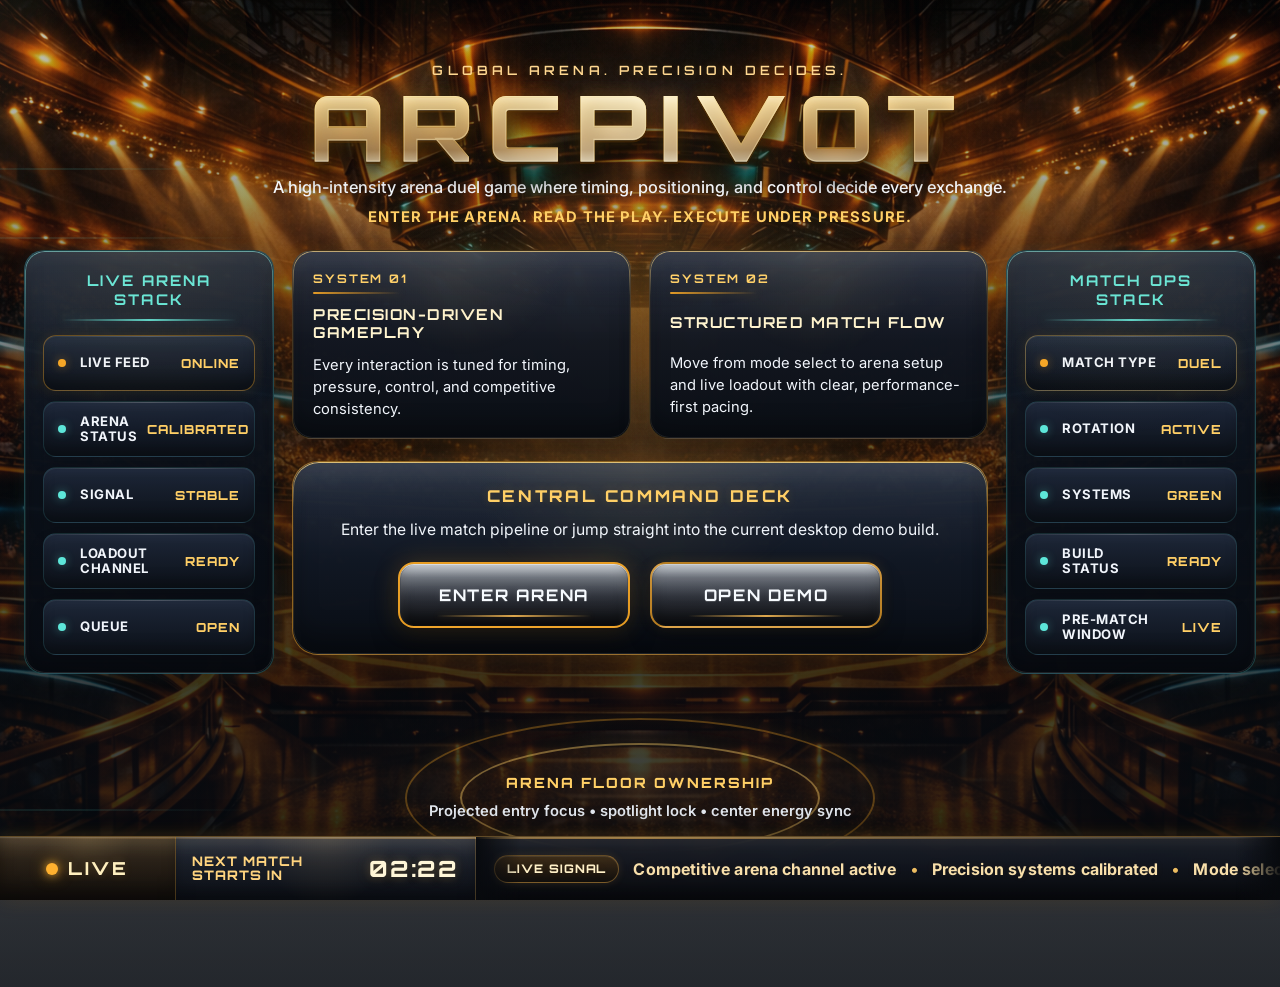
<file: index.html>
<!DOCTYPE html>
<html lang="en">
<head>
  <meta charset="UTF-8" />
  <meta name="viewport" content="width=device-width, initial-scale=1.0" />
  <title>ArcPivot — Landing</title>
  <link rel="stylesheet" href="landing.css" />
  <link rel="stylesheet" href="landing.mobile.css" />
</head>
<body class="body--landing">
  <div class="landing-page-shell">
    <main class="landing-panel">
      <div class="landing-overlay"></div>
      <div class="landing-sweep"></div>
      <div class="landing-pulse"></div>

      <div class="landing-spotlights" aria-hidden="true">
        <span class="landing-spotlight landing-spotlight--1"></span>
        <span class="landing-spotlight landing-spotlight--2"></span>
        <span class="landing-spotlight landing-spotlight--3"></span>
        <span class="landing-spotlight landing-spotlight--4"></span>
  </div>

      <div class="landing-scorebars" aria-hidden="true">
        <span class="landing-scorebar landing-scorebar--1"></span>
        <span class="landing-scorebar landing-scorebar--2"></span>
        <span class="landing-scorebar landing-scorebar--3"></span>
      </div>

      <div class="landing-shell">
        <header class="landing-hero">
          <p class="landing-kicker">GLOBAL ARENA. PRECISION DECIDES.</p>
          <h1 class="landing-title" data-text="ARCPIVOT">
            <span>ARCPIVOT</span>
          </h1>
          <p class="landing-subtitle">
            A high-intensity arena duel game where timing, positioning, and control decide every exchange.
          </p>
          <p class="landing-support">
            ENTER THE ARENA. READ THE PLAY. EXECUTE UNDER PRESSURE.
          </p>
        </header>

        <section class="landing-live-grid" aria-label="ArcPivot live systems overview">
          <aside class="live-stack live-stack--left">
            <div class="stack-header">LIVE ARENA STACK</div>
            <div class="stack-item is-hot">
              <span class="stack-led"></span>
              <span class="stack-key">LIVE FEED</span>
              <span class="stack-value">ONLINE</span>
            </div>
            <div class="stack-item">
              <span class="stack-led"></span>
              <span class="stack-key">ARENA STATUS</span>
              <span class="stack-value">CALIBRATED</span>
            </div>
            <div class="stack-item">
              <span class="stack-led"></span>
              <span class="stack-key">SIGNAL</span>
              <span class="stack-value">STABLE</span>
            </div>
            <div class="stack-item">
              <span class="stack-led"></span>
              <span class="stack-key">LOADOUT CHANNEL</span>
              <span class="stack-value">READY</span>
            </div>
            <div class="stack-item">
              <span class="stack-led"></span>
              <span class="stack-key">QUEUE</span>
              <span class="stack-value">OPEN</span>
            </div>
          </aside>

          <section class="landing-center-stage" aria-label="ArcPivot command deck">
            <div class="broadcast-modules-row">
              <article class="broadcast-module">
                <div class="module-kicker">SYSTEM 01</div>
                <div class="module-title">PRECISION-DRIVEN GAMEPLAY</div>
                <div class="module-body">
                  Every interaction is tuned for timing, pressure, control, and competitive consistency.
                </div>
              </article>

              <article class="broadcast-module">
                <div class="module-kicker">SYSTEM 02</div>
                <div class="module-title">STRUCTURED MATCH FLOW</div>
                <div class="module-body">
                  Move from mode select to arena setup and live loadout with clear, performance-first pacing.
                </div>
              </article>
            </div>

            <div class="command-deck">
              <div class="command-deck-headline">CENTRAL COMMAND DECK</div>
              <div class="command-deck-copy">
                Enter the live match pipeline or jump straight into the current desktop demo build.
              </div>

              <div class="landing-action-row">
                <a class="landing-button landing-button-primary" href="mode.html">
                  <span class="landing-button-label">Enter Arena</span>
                  <span class="button-signal"></span>
                </a>

                <a class="landing-button landing-button-secondary" href="demo/index.html">
                  <span class="landing-button-label">Open Demo</span>
                  <span class="button-signal"></span>
                </a>
              </div>
            </div>

            <div class="floor-focus" aria-hidden="true">
              <div class="floor-ring floor-ring--outer"></div>
              <div class="floor-ring floor-ring--inner"></div>
              <div class="floor-label">ARENA FLOOR OWNERSHIP</div>
              <div class="floor-copy">Projected entry focus • spotlight lock • center energy sync</div>
            </div>
          </section>

          <aside class="live-stack live-stack--right">
            <div class="stack-header">MATCH OPS STACK</div>
            <div class="stack-item is-hot alt-hot">
              <span class="stack-led"></span>
              <span class="stack-key">MATCH TYPE</span>
              <span class="stack-value">DUEL</span>
            </div>
            <div class="stack-item">
              <span class="stack-led"></span>
              <span class="stack-key">ROTATION</span>
              <span class="stack-value">ACTIVE</span>
            </div>
            <div class="stack-item">
              <span class="stack-led"></span>
              <span class="stack-key">SYSTEMS</span>
              <span class="stack-value">GREEN</span>
            </div>
            <div class="stack-item">
              <span class="stack-led"></span>
              <span class="stack-key">BUILD STATUS</span>
              <span class="stack-value">READY</span>
            </div>
            <div class="stack-item">
              <span class="stack-led"></span>
              <span class="stack-key">PRE-MATCH WINDOW</span>
              <span class="stack-value">LIVE</span>
            </div>
          </aside>
        </section>
      </div>

      <div class="landing-broadcast-bar">
        <div class="landing-live-module">
          <span class="landing-live-dot"></span>
          <span class="landing-live-text">LIVE</span>
        </div>

        <div class="landing-status-module">
          <span class="landing-status-label">NEXT MATCH STARTS IN</span>
          <span class="landing-status-time" id="landing-countdown">02:24</span>
        </div>

        <div class="landing-feed-window" aria-label="ArcPivot live broadcast updates">
          <div class="landing-feed-marquee">
            <div class="landing-feed-track">
              <span class="landing-feed-tag">LIVE SIGNAL</span>
              <span>Competitive arena channel active</span>
              <span class="landing-feed-divider">•</span>
              <span>Precision systems calibrated</span>
              <span class="landing-feed-divider">•</span>
              <span>Mode select standing by</span>
              <span class="landing-feed-divider">•</span>
              <span>Arena preview systems online</span>
              <span class="landing-feed-divider">•</span>
              <span>Loadout chamber ready</span>
              <span class="landing-feed-divider">•</span>
              <span>Championship signal stable</span>
              <span class="landing-feed-divider">•</span>
              <span class="landing-feed-tag">QUEUE OPEN</span>
              <span>Broadcast uplink nominal</span>
              <span class="landing-feed-divider">•</span>
            </div>

            <div class="landing-feed-track" aria-hidden="true">
              <span class="landing-feed-tag">LIVE SIGNAL</span>
              <span>Competitive arena channel active</span>
              <span class="landing-feed-divider">•</span>
              <span>Precision systems calibrated</span>
              <span class="landing-feed-divider">•</span>
              <span>Mode select standing by</span>
              <span class="landing-feed-divider">•</span>
              <span>Arena preview systems online</span>
              <span class="landing-feed-divider">•</span>
              <span>Loadout chamber ready</span>
              <span class="landing-feed-divider">•</span>
              <span>Championship signal stable</span>
              <span class="landing-feed-divider">•</span>
              <span class="landing-feed-tag">QUEUE OPEN</span>
              <span>Broadcast uplink nominal</span>
              <span class="landing-feed-divider">•</span>
            </div>
          </div>
        </div>
      </div>
    </main>
  </div>

  <script src="landing.js"></script>
</body>
</html>
</file>
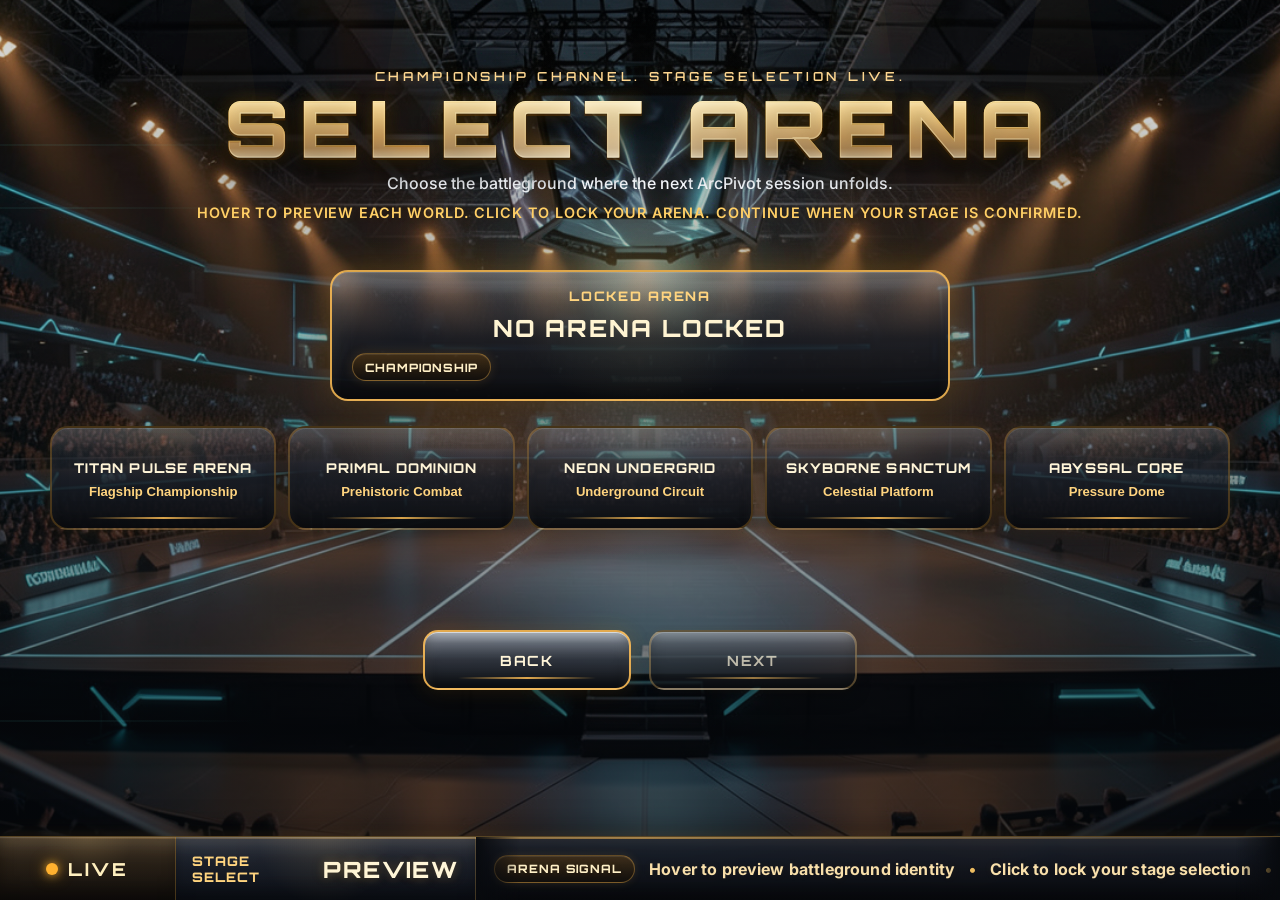
<file: arena.html>
<!DOCTYPE html>
<html lang="en">
<head>
  <meta charset="UTF-8" />
  <meta name="viewport" content="width=device-width, initial-scale=1.0" />
  <title>ArcPivot — Select Arena</title>
  <link rel="stylesheet" href="arena.css" />
  <link rel="stylesheet" href="arena.mobile.css" />
</head>
<body class="body--arena">
  <div class="arena-page-shell">
    <main class="arena-panel">
      <div class="arena-preview-layer" id="arena-preview-layer"></div>
      <div class="arena-overlay"></div>
      <div class="arena-sweep"></div>
      <div class="arena-pulse"></div>

      <div class="arena-spotlights" aria-hidden="true">
        <span class="arena-spotlight arena-spotlight--1"></span>
        <span class="arena-spotlight arena-spotlight--2"></span>
        <span class="arena-spotlight arena-spotlight--3"></span>
        <span class="arena-spotlight arena-spotlight--4"></span>
      </div>

      <div class="arena-scorebars" aria-hidden="true">
        <span class="arena-scorebar arena-scorebar--1"></span>
        <span class="arena-scorebar arena-scorebar--2"></span>
        <span class="arena-scorebar arena-scorebar--3"></span>
      </div>

      <div class="arena-shell">
        <header class="arena-hero">
          <p class="arena-kicker">CHAMPIONSHIP CHANNEL. STAGE SELECTION LIVE.</p>
          <h1 class="arena-title" data-text="SELECT ARENA">
            <span>SELECT ARENA</span>
          </h1>
          <p class="arena-subtitle">
            Choose the battleground where the next ArcPivot session unfolds.
          </p>
          <p class="arena-support">
            Hover to preview each world. Click to lock your arena. Continue when your stage is confirmed.
          </p>
        </header>

        <section class="arena-stage-stack">
          <div class="arena-lock-row">
            <div class="arena-lock-box" id="arena-lock-box">
              <span class="arena-lock-kicker">Locked Arena</span>
              <span class="arena-lock-value" id="arena-lock-value">No Arena Locked</span>
              <span class="arena-lock-trait" id="arena-lock-trait" hidden>Championship</span>
            </div>
          </div>

          <section class="arena-selector-zone" aria-label="Arena selector">
            <div class="arena-selector-rail" id="arena-selector-rail">
              <button class="arena-button" type="button" data-arena="titan-pulse-arena">
                <span class="arena-button-title">Titan Pulse Arena</span>
                <span class="arena-button-trait">Flagship Championship</span>
                <span class="arena-button-signal"></span>
              </button>

              <button class="arena-button" type="button" data-arena="primal-dominion">
                <span class="arena-button-title">Primal Dominion</span>
                <span class="arena-button-trait">Prehistoric Combat</span>
                <span class="arena-button-signal"></span>
              </button>

              <button class="arena-button" type="button" data-arena="neon-undergrid">
                <span class="arena-button-title">Neon Undergrid</span>
                <span class="arena-button-trait">Underground Circuit</span>
                <span class="arena-button-signal"></span>
              </button>

              <button class="arena-button" type="button" data-arena="skyborne-sanctum">
                <span class="arena-button-title">Skyborne Sanctum</span>
                <span class="arena-button-trait">Celestial Platform</span>
                <span class="arena-button-signal"></span>
              </button>

              <button class="arena-button" type="button" data-arena="abyssal-core">
                <span class="arena-button-title">Abyssal Core</span>
                <span class="arena-button-trait">Pressure Dome</span>
                <span class="arena-button-signal"></span>
              </button>
            </div>
          </section>

          <div class="arena-control-lane">
            <a class="arena-back-button" href="mode.html">
              <span class="arena-back-button-label">Back</span>
              <span class="button-signal"></span>
            </a>

            <button class="arena-next-button is-disabled" id="arena-next-button" type="button" disabled>
              <span class="arena-next-button-label">Next</span>
              <span class="button-signal"></span>
            </button>
          </div>
        </section>
      </div>

      <div class="arena-broadcast-bar">
        <div class="arena-live-module">
          <span class="arena-live-dot"></span>
          <span class="arena-live-text">LIVE</span>
        </div>

        <div class="arena-status-module">
          <span class="arena-status-label">STAGE SELECT</span>
          <span class="arena-status-state" id="arena-status-state">PREVIEW</span>
        </div>

        <div class="arena-feed-window" aria-label="ArcPivot arena broadcast updates">
          <div class="arena-feed-marquee">
            <div class="arena-feed-track">
              <span class="arena-feed-tag">ARENA SIGNAL</span>
              <span>Hover to preview battleground identity</span>
              <span class="arena-feed-divider">•</span>
              <span>Click to lock your stage selection</span>
              <span class="arena-feed-divider">•</span>
              <span>New world set active</span>
              <span class="arena-feed-divider">•</span>
              <span>Next unlocks after confirmation</span>
              <span class="arena-feed-divider">•</span>
            </div>

            <div class="arena-feed-track" aria-hidden="true">
              <span class="arena-feed-tag">ARENA SIGNAL</span>
              <span>Hover to preview battleground identity</span>
              <span class="arena-feed-divider">•</span>
              <span>Click to lock your stage selection</span>
              <span class="arena-feed-divider">•</span>
              <span>New world set active</span>
              <span class="arena-feed-divider">•</span>
              <span>Next unlocks after confirmation</span>
              <span class="arena-feed-divider">•</span>
            </div>
          </div>
        </div>
      </div>
    </main>
  </div>

  <script src="arena.js"></script>
</body>
</html>
</file>
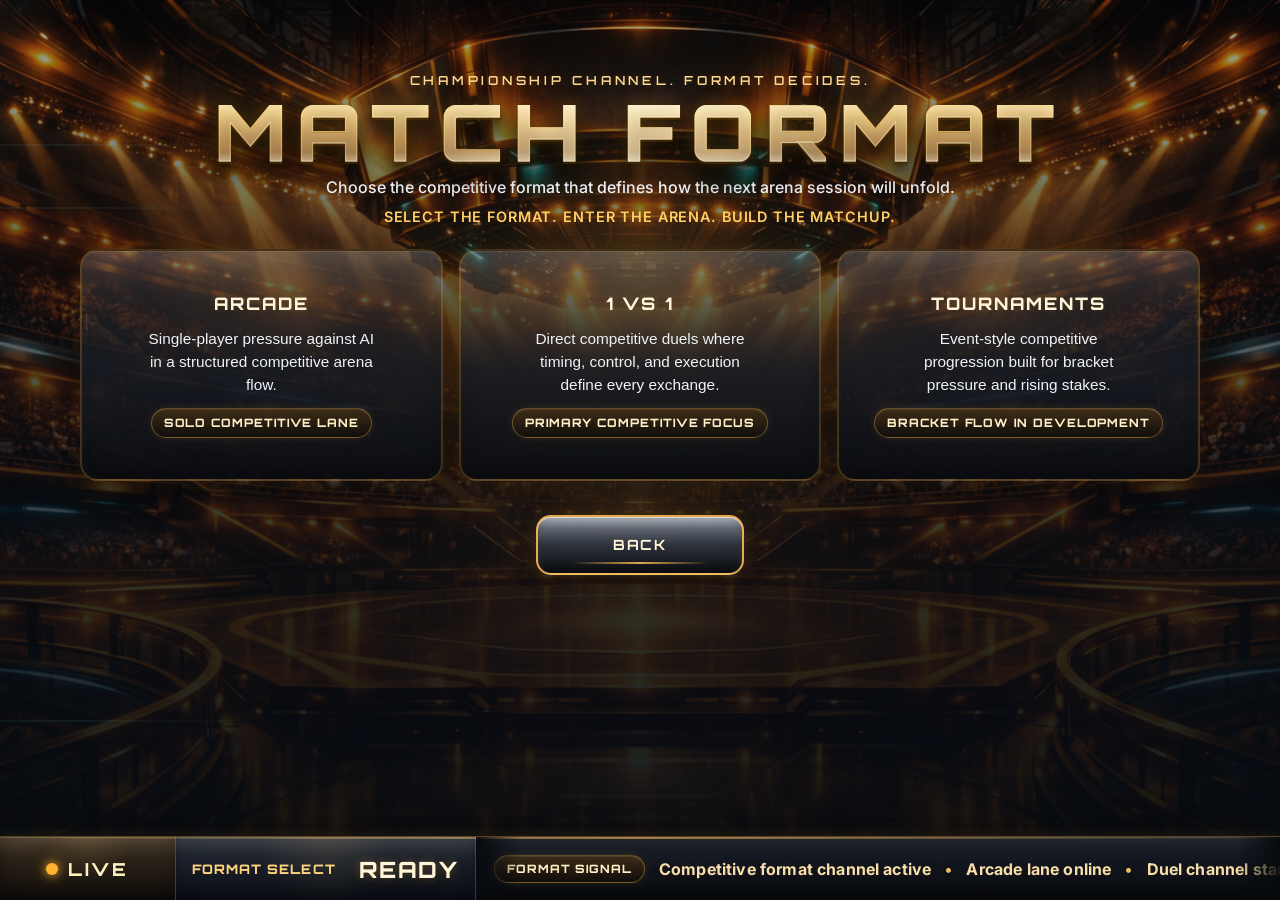
<file: mode.html>
<!DOCTYPE html>
<html lang="en">
<head>
  <meta charset="UTF-8" />
  <meta name="viewport" content="width=device-width, initial-scale=1.0" />
  <title>ArcPivot — Match Format</title>
  <link rel="stylesheet" href="mode.css" />
  <link rel="stylesheet" href="mode.mobile.css" />
</head>
<body class="body--mode">
  <div class="mode-page-shell">
    <main class="mode-panel">

  <div class="mode-overlay"></div>
  <div class="mode-sweep"></div>
  <div class="mode-pulse"></div>

  <div class="mode-spotlights" aria-hidden="true">
    <span class="mode-spotlight mode-spotlight--1"></span>
    <span class="mode-spotlight mode-spotlight--2"></span>
    <span class="mode-spotlight mode-spotlight--3"></span>
    <span class="mode-spotlight mode-spotlight--4"></span>
  </div>


      <div class="mode-scorebars" aria-hidden="true">
        <span class="mode-scorebar mode-scorebar--1"></span>
        <span class="mode-scorebar mode-scorebar--2"></span>
        <span class="mode-scorebar mode-scorebar--3"></span>
      </div>

      <div class="mode-shell">
        <header class="mode-hero">
          <p class="mode-kicker">CHAMPIONSHIP CHANNEL. FORMAT DECIDES.</p>
          
        <h1 class="mode-title" data-text="MATCH FORMAT">
          <span>MATCH FORMAT</span>
        </h1>

          <p class="mode-subtitle">
            Choose the competitive format that defines how the next arena session will unfold.
          </p>
          <p class="mode-support">
            Select the format. Enter the arena. Build the matchup.
          </p>
        </header>

        <section class="mode-format-grid" aria-label="ArcPivot match format choices">
          <button class="mode-format-button" type="button" data-mode="arcade">
            <span class="mode-format-inner">
              <span class="mode-format-title">ARCADE</span>
              <span class="mode-format-body">
                Single-player pressure against AI in a structured competitive arena flow.
              </span>
              <span class="mode-format-status">Solo competitive lane</span>
            </span>
          </button>

          <button class="mode-format-button" type="button" data-mode="1v1">
            <span class="mode-format-inner">
              <span class="mode-format-title">1 VS 1</span>
              <span class="mode-format-body">
                Direct competitive duels where timing, control, and execution define every exchange.
              </span>
              <span class="mode-format-status">Primary competitive focus</span>
            </span>
          </button>

          <button class="mode-format-button" type="button" data-mode="tournaments">
            <span class="mode-format-inner">
              <span class="mode-format-title">TOURNAMENTS</span>
              <span class="mode-format-body">
                Event-style competitive progression built for bracket pressure and rising stakes.
              </span>
              <span class="mode-format-status">Bracket flow in development</span>
            </span>
          </button>
        </section>

        <div class="mode-action-row">
          <a class="mode-back-button" href="index.html">
            <span class="mode-back-button-label">Back</span>
            <span class="button-signal"></span>
          </a>
        </div>
      </div>

      <div class="mode-broadcast-bar">
        <div class="mode-live-module">
          <span class="mode-live-dot"></span>
          <span class="mode-live-text">LIVE</span>
        </div>

        <div class="mode-status-module">
          <span class="mode-status-label">FORMAT SELECT</span>
          <span class="mode-status-state">READY</span>
        </div>

        <div class="mode-feed-window" aria-label="ArcPivot match format broadcast updates">
          <div class="mode-feed-marquee">
            <div class="mode-feed-track">
              <span class="mode-feed-tag">FORMAT SIGNAL</span>
              <span>Competitive format channel active</span>
              <span class="mode-feed-divider">•</span>
              <span>Arcade lane online</span>
              <span class="mode-feed-divider">•</span>
              <span>Duel channel standing by</span>
              <span class="mode-feed-divider">•</span>
              <span>Tournament slot reserved</span>
              <span class="mode-feed-divider">•</span>
              <span>Arena preview systems synchronized</span>
              <span class="mode-feed-divider">•</span>
            </div>

            <div class="mode-feed-track" aria-hidden="true">
              <span class="mode-feed-tag">FORMAT SIGNAL</span>
              <span>Competitive format channel active</span>
              <span class="mode-feed-divider">•</span>
              <span>Arcade lane online</span>
              <span class="mode-feed-divider">•</span>
              <span>Duel channel standing by</span>
              <span class="mode-feed-divider">•</span>
              <span>Tournament slot reserved</span>
              <span class="mode-feed-divider">•</span>
              <span>Arena preview systems synchronized</span>
              <span class="mode-feed-divider">•</span>
            </div>
          </div>
        </div>
      </div>
    </main>
  </div>

  <script src="mode.js"></script>
</body>
</html>
</file>
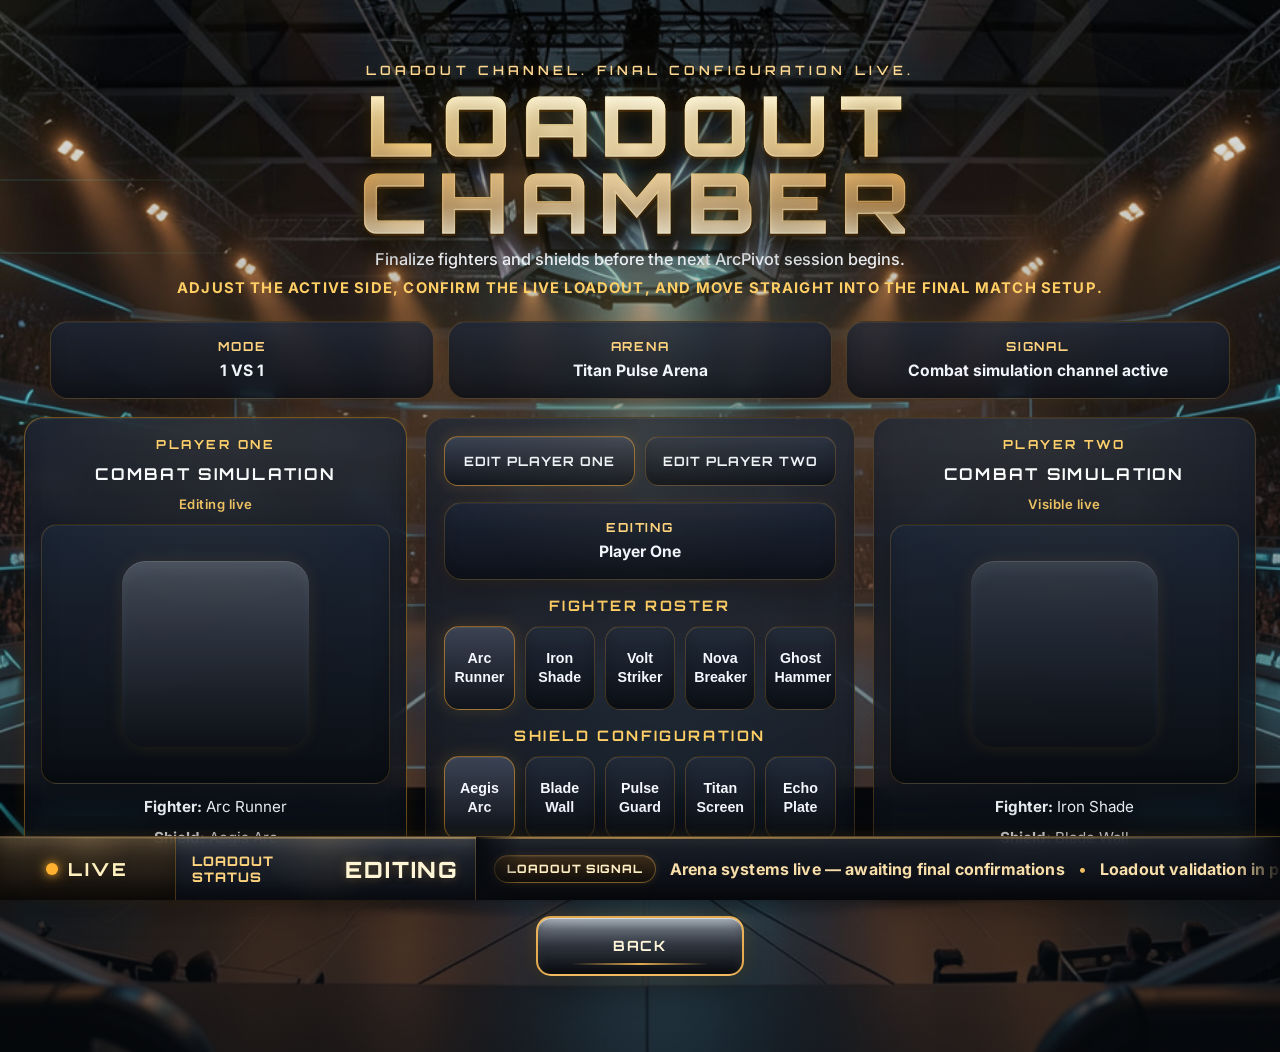
<file: select.html>
<!DOCTYPE html>
<html lang="en">
<head>
  <meta charset="UTF-8" />
  <meta name="viewport" content="width=device-width, initial-scale=1.0" />
  <title>ArcPivot — Loadout Chamber</title>
  <link rel="stylesheet" href="select.css" />
  <link rel="stylesheet" href="select.mobile.css" />
</head>
<body class="body--select">
  <div class="select-page-shell">
    <main class="select-panel">
      <div class="select-preview-layer" id="select-preview-layer"></div>
      <div class="select-overlay"></div>
      <div class="select-sweep"></div>
      <div class="select-pulse"></div>

      <div class="select-spotlights" aria-hidden="true">
        <span class="select-spotlight select-spotlight--1"></span>
        <span class="select-spotlight select-spotlight--2"></span>
        <span class="select-spotlight select-spotlight--3"></span>
        <span class="select-spotlight select-spotlight--4"></span>
      </div>

      <div class="select-scorebars" aria-hidden="true">
        <span class="select-scorebar select-scorebar--1"></span>
        <span class="select-scorebar select-scorebar--2"></span>
        <span class="select-scorebar select-scorebar--3"></span>
      </div>

      <div class="select-shell">
        <header class="select-hero">
          <p class="select-kicker">LOADOUT CHANNEL. FINAL CONFIGURATION LIVE.</p>
          <h1 class="select-title" data-text="LOADOUT CHAMBER">
            <span>LOADOUT CHAMBER</span>
          </h1>
          <p class="select-subtitle">
            Finalize fighters and shields before the next ArcPivot session begins.
          </p>
          <p class="select-support">
            Adjust the active side, confirm the live loadout, and move straight into the final match setup.
          </p>
        </header>

        <section class="select-meta-grid">
          <div class="select-meta-box" id="select-mode-box">
            <span class="select-meta-label">Mode</span>
            <span class="select-meta-value">1 VS 1</span>
          </div>
          <div class="select-meta-box" id="select-arena-box">
            <span class="select-meta-label">Arena</span>
            <span class="select-meta-value">Titan Pulse Arena</span>
          </div>
          <div class="select-meta-box" id="select-signal-box">
            <span class="select-meta-label">Signal</span>
            <span class="select-meta-value">Combat simulation channel active</span>
          </div>
        </section>

        <section class="select-stage" id="select-stage">
          <aside class="preview-panel preview-panel--left preview-panel--active" id="preview-panel-left" data-player="p1">
            <div class="preview-kicker">PLAYER ONE</div>
            <div class="preview-title">COMBAT SIMULATION</div>
            <div class="preview-edit-state" id="preview-left-edit-state">Editing live</div>
            <div class="preview-visual">
              <div class="preview-silhouette"></div>
            </div>
            <div class="preview-loadout">
              <div class="preview-loadout-line" id="preview-left-fighter"><strong>Fighter:</strong> Arc Runner</div>
              <div class="preview-loadout-line" id="preview-left-shield"><strong>Shield:</strong> Aegis Arc</div>
              <div class="preview-loadout-line" id="preview-left-status"><strong>Status:</strong> Adjusting loadout</div>
            </div>
          </aside>

          <section class="selection-core">
            <div class="selection-focus-switch" id="selection-focus-switch">
              <button class="focus-chip is-active" data-focus="p1" type="button">Edit Player One</button>
              <button class="focus-chip" data-focus="p2" type="button">Edit Player Two</button>
            </div>

            <div class="selection-state-box" id="selection-state-box">
              <span class="select-meta-label">Editing</span>
              <span class="select-meta-value">Player One</span>
            </div>

            <div class="selection-module">
              <div class="selection-label">Fighter Roster</div>
              <div class="choice-grid">
                <button class="choice-chip choice-chip--fighter" type="button" data-type="fighter" data-value="Arc Runner">Arc Runner</button>
                <button class="choice-chip choice-chip--fighter" type="button" data-type="fighter" data-value="Iron Shade">Iron Shade</button>
                <button class="choice-chip choice-chip--fighter" type="button" data-type="fighter" data-value="Volt Striker">Volt Striker</button>
                <button class="choice-chip choice-chip--fighter" type="button" data-type="fighter" data-value="Nova Breaker">Nova Breaker</button>
                <button class="choice-chip choice-chip--fighter" type="button" data-type="fighter" data-value="Ghost Hammer">Ghost Hammer</button>
              </div>
            </div>

            <div class="selection-module">
              <div class="selection-label">Shield Configuration</div>
              <div class="choice-grid">
                <button class="choice-chip choice-chip--shield" type="button" data-type="shield" data-value="Aegis Arc">Aegis Arc</button>
                <button class="choice-chip choice-chip--shield" type="button" data-type="shield" data-value="Blade Wall">Blade Wall</button>
                <button class="choice-chip choice-chip--shield" type="button" data-type="shield" data-value="Pulse Guard">Pulse Guard</button>
                <button class="choice-chip choice-chip--shield" type="button" data-type="shield" data-value="Titan Screen">Titan Screen</button>
                <button class="choice-chip choice-chip--shield" type="button" data-type="shield" data-value="Echo Plate">Echo Plate</button>
              </div>
            </div>
          </section>

          <aside class="preview-panel preview-panel--right" id="preview-panel-right" data-player="p2">
            <div class="preview-kicker" id="preview-right-kicker">PLAYER TWO</div>
            <div class="preview-title">COMBAT SIMULATION</div>
            <div class="preview-edit-state" id="preview-right-edit-state">Visible live</div>
            <div class="preview-visual">
              <div class="preview-silhouette preview-silhouette--right"></div>
            </div>
            <div class="preview-loadout">
              <div class="preview-loadout-line" id="preview-right-fighter"><strong>Fighter:</strong> Iron Shade</div>
              <div class="preview-loadout-line" id="preview-right-shield"><strong>Shield:</strong> Blade Wall</div>
              <div class="preview-loadout-line" id="preview-right-status"><strong>Status:</strong> Adjusting loadout</div>
            </div>
          </aside>
        </section>

        <div class="select-action-row">
          <a class="select-back-button" href="arena.html">
            <span class="select-back-button-label">Back</span>
            <span class="button-signal"></span>
          </a>
        </div>
      </div>

      <div class="select-broadcast-bar">
        <div class="select-live-module">
          <span class="select-live-dot"></span>
          <span class="select-live-text">LIVE</span>
        </div>

        <div class="select-status-module">
          <span class="select-status-label">LOADOUT STATUS</span>
          <span class="select-status-state" id="select-status-state">EDITING</span>
        </div>

        <div class="select-feed-window" aria-label="ArcPivot loadout broadcast updates">
          <div class="select-feed-marquee" id="select-feed-marquee">
            <div class="select-feed-track" id="select-feed-track-a">
              <span class="select-feed-tag">LOADOUT SIGNAL</span>
              <span>Combat simulation channel active</span>
              <span class="select-feed-divider">•</span>
              <span>Finalize fighters and shields before launch</span>
              <span class="select-feed-divider">•</span>
              <span>Final decisions define the outcome</span>
              <span class="select-feed-divider">•</span>
            </div>
            <div class="select-feed-track" id="select-feed-track-b" aria-hidden="true">
              <span class="select-feed-tag">LOADOUT SIGNAL</span>
              <span>Combat simulation channel active</span>
              <span class="select-feed-divider">•</span>
              <span>Finalize fighters and shields before launch</span>
              <span class="select-feed-divider">•</span>
              <span>Final decisions define the outcome</span>
              <span class="select-feed-divider">•</span>
            </div>
          </div>
        </div>
      </div>
    </main>
  </div>

  <script src="select.js"></script>
</body>
</html>
</file>
<file: landing.css>
@import url('https://fonts.googleapis.com/css2?family=Inter:wght@400;500;600;700;800&family=Orbitron:wght@500;700;800&display=swap');

:root {
  --bg-dark: #070b11;
  --bg-deep: #0b1119;
  --panel: rgba(10, 14, 20, 0.82);
  --panel-strong: rgba(12, 18, 26, 0.94);
  --panel-soft: rgba(18, 27, 40, 0.82);
  --line: rgba(245, 165, 36, 0.24);
  --line-strong: rgba(245, 165, 36, 0.84);
  --text: #f5f7fa;
  --muted: #c7d1dc;
  --accent: #f5a524;
  --accent-soft: #ffcf66;
  --teal: #5de6d9;
}

* {
  box-sizing: border-box;
  margin: 0;
  padding: 0;
}

html,
body {
  width: 100%;
  min-height: 100%;
  overflow-x: hidden;
  max-width: 100%;
}

body {
  min-height: 100vh;
  color: var(--text);
  font-family: "Inter", sans-serif;
  background:
    linear-gradient(180deg, rgba(8, 12, 18, 0.16) 0%, rgba(8, 12, 18, 0.72) 100%),
    url("assets/webflow/landing/landing_bg_01.png") center center / cover no-repeat fixed;
}

a,
a:visited {
  color: inherit;
  text-decoration: none;
}

.body--landing {
  min-height: 100vh;
}

.landing-page-shell {
  width: 100%;
  min-height: 100vh;
  margin: 0;
  padding: 0;
}

.landing-panel {
  position: relative;
  width: 100%;
  min-height: 100vh;
  padding: 38px 24px 74px;
  overflow: hidden;
  background: transparent;
}

.landing-overlay {
  position: absolute;
  inset: 0;
  z-index: 1;
  pointer-events: none;
  background:
    radial-gradient(circle at 50% 30%, rgba(255, 196, 84, 0.12) 0%, rgba(255, 196, 84, 0) 34%),
    linear-gradient(180deg, rgba(8, 12, 18, 0.08) 0%, rgba(8, 12, 18, 0.3) 48%, rgba(8, 12, 18, 0.6) 100%);
}

.landing-sweep {
  position: absolute;
  inset: 0;
  z-index: 1;
  pointer-events: none;
  overflow: hidden;
}

.landing-sweep::before {
  content: "";
  position: absolute;
  top: -12%;
  left: -42%;
  width: 36%;
  height: 132%;
  background: linear-gradient(
    90deg,
    rgba(255, 255, 255, 0),
    rgba(255, 224, 142, 0.14),
    rgba(255, 255, 255, 0)
  );
  transform: skewX(-20deg);
  filter: blur(8px);
  animation: landingSweep 11s ease-in-out infinite;
}

.landing-pulse {
  position: absolute;
  left: 50%;
  top: 33%;
  width: 340px;
  height: 340px;
  transform: translate(-50%, -50%);
  border-radius: 50%;
  z-index: 1;
  pointer-events: none;
  background: radial-gradient(
    circle,
    rgba(255, 186, 61, 0.18) 0%,
    rgba(255, 186, 61, 0.06) 34%,
    rgba(255, 186, 61, 0) 74%
  );
  filter: blur(14px);
  animation: landingPulse 10s ease-in-out infinite;
}

.landing-spotlights {
  position: absolute;
  inset: 0;
  z-index: 1;
  pointer-events: none;
  overflow: hidden;
}

.landing-spotlight {
  position: absolute;
  top: -18%;
  width: 18%;
  height: 95%;
  transform-origin: top center;
  filter: blur(10px);
  opacity: 0.22;
  background: linear-gradient(
    180deg,
    rgba(255, 222, 138, 0.26) 0%,
    rgba(255, 200, 84, 0.12) 26%,
    rgba(255, 200, 84, 0.03) 56%,
    rgba(255, 200, 84, 0) 100%
  );
  clip-path: polygon(48% 0%, 52% 0%, 100% 100%, 0% 100%);
}

.landing-spotlight--1 {
  left: 8%;
  animation: landingSpotlightLeftA 13s ease-in-out infinite;
}

.landing-spotlight--2 {
  left: 24%;
  animation: landingSpotlightLeftB 11s ease-in-out infinite;
}

.landing-spotlight--3 {
  right: 24%;
  animation: landingSpotlightRightA 12s ease-in-out infinite;
}

.landing-spotlight--4 {
  right: 8%;
  animation: landingSpotlightRightB 14s ease-in-out infinite;
}

.landing-scorebars {
  position: absolute;
  inset: 0;
  z-index: 1;
  pointer-events: none;
  overflow: hidden;
}

.landing-scorebar {
  position: absolute;
  left: -24%;
  width: 44%;
  height: 2px;
  background: linear-gradient(
    90deg,
    rgba(93, 230, 217, 0),
    rgba(93, 230, 217, 0.16),
    rgba(93, 230, 217, 0.3),
    rgba(93, 230, 217, 0)
  );
  opacity: 0.34;
}

.landing-scorebar--1 { top: 17%; animation: scorebarMove1 16s linear infinite; }
.landing-scorebar--2 { top: 24%; animation: scorebarMove2 20s linear infinite; }
.landing-scorebar--3 { top: 82%; animation: scorebarMove3 18s linear infinite; }

.landing-shell {
  position: relative;
  z-index: 2;
  width: 100%;
  max-width: 1420px;
  min-height: calc(100vh - 138px);
  margin: 0 auto;
  display: flex;
  flex-direction: column;
  align-items: center;
  justify-content: flex-start;
  padding-top: 14px;
}

.landing-hero {
  width: 100%;
  max-width: 980px;
  margin-top: 10px;
  margin-bottom: 22px;
  display: flex;
  flex-direction: column;
  align-items: center;
  gap: 8px;
  text-align: center;
}

.landing-kicker {
  font-family: "Orbitron", sans-serif;
  font-size: 0.8rem;
  font-weight: 600;
  letter-spacing: 0.32em;
  color: #ffd891;
  text-transform: uppercase;
  text-shadow:
    0 0 8px rgba(255, 201, 98, 0.16),
    0 0 16px rgba(255, 201, 98, 0.08);
}

.landing-title {
  position: relative;
  display: inline-block;
  isolation: isolate;
  font-family: "Orbitron", sans-serif;
  font-size: clamp(4.1rem, 7vw, 6.2rem);
  font-weight: 800;
  line-height: 0.92;
  letter-spacing: 0.16em;
  text-transform: uppercase;
  margin: 0;
  color: transparent;
  -webkit-text-stroke: 1.2px rgba(255, 232, 173, 0.28);
  text-shadow:
    0 1px 0 rgba(255, 255, 255, 0.18),
    0 0 18px rgba(245, 165, 36, 0.16),
    0 8px 18px rgba(0, 0, 0, 0.36),
    0 18px 28px rgba(0, 0, 0, 0.28);
  filter: drop-shadow(0 2px 0 rgba(0, 0, 0, 0.28));
}

.landing-title > span {
  position: relative;
  z-index: 3;
  display: inline-block;
  background: linear-gradient(
    180deg,
    #fffbe8 0%,
    #ffe9a8 10%,
    #ffd171 22%,
    #f5b94e 38%,
    #c77916 62%,
    #9e5909 78%,
    #fff0c4 100%
  );
  -webkit-background-clip: text;
  background-clip: text;
  -webkit-text-fill-color: transparent;
}

.landing-title::before {
  content: attr(data-text);
  position: absolute;
  inset: 0;
  z-index: 1;
  color: transparent;
  -webkit-text-stroke: 2.2px rgba(99, 54, 6, 0.58);
  text-shadow:
    0 0 1px rgba(0, 0, 0, 0.34),
    0 5px 10px rgba(0, 0, 0, 0.28),
    0 12px 18px rgba(0, 0, 0, 0.22);
  transform: translateY(2px);
  opacity: 0.92;
}

.landing-title::after {
  content: attr(data-text);
  position: absolute;
  inset: 0;
  z-index: 4;
  background: linear-gradient(
    105deg,
    rgba(255, 255, 255, 0) 0%,
    rgba(255, 255, 255, 0) 34%,
    rgba(255, 248, 214, 0.95) 46%,
    rgba(255, 255, 255, 0) 58%,
    rgba(255, 255, 255, 0) 100%
  );
  background-size: 220% 100%;
  background-position: -140% 0;
  -webkit-background-clip: text;
  background-clip: text;
  -webkit-text-fill-color: transparent;
  mix-blend-mode: screen;
  opacity: 0.72;
  animation: landingTitleSweep 7.8s ease-in-out infinite;
  pointer-events: none;
}

.landing-subtitle {
  max-width: 760px;
  font-size: clamp(1.02rem, 1.25vw, 1.18rem);
  font-weight: 500;
  line-height: 1.44;
  color: #f4f7fb;
}

.landing-support {
  font-size: 0.92rem;
  font-weight: 700;
  line-height: 1.34;
  letter-spacing: 0.08em;
  color: var(--accent-soft);
  text-transform: uppercase;
  text-shadow: 0 0 10px rgba(245, 165, 36, 0.1);
}

.landing-live-grid {
  width: 100%;
  display: grid;
  grid-template-columns: 290px minmax(0, 1fr) 290px;
  gap: 22px;
  align-items: start;
}

.live-stack,
.broadcast-module,
.command-deck {
  position: relative;
  overflow: hidden;
}

.live-stack::after,
.broadcast-module::after,
.command-deck::after {
  content: "";
  position: absolute;
  inset: 0;
  border-radius: inherit;
  background:
    linear-gradient(180deg, rgba(255,255,255,0.06) 0%, rgba(255,255,255,0.01) 20%, rgba(0,0,0,0) 38%),
    radial-gradient(circle at top, rgba(255,214,120,0.08), rgba(255,214,120,0) 42%);
  pointer-events: none;
}

.live-stack {
  padding: 20px 18px 18px;
  border-radius: 20px;
  border: 1px solid rgba(93, 230, 217, 0.24);
  background:
    linear-gradient(180deg, rgba(24, 34, 50, 0.96) 0%, rgba(12, 18, 27, 0.96) 52%, rgba(9, 13, 20, 0.98) 100%);
  box-shadow:
    inset 0 1px 0 rgba(255, 255, 255, 0.08),
    inset 0 10px 12px rgba(255, 255, 255, 0.03),
    inset 0 -12px 18px rgba(0, 0, 0, 0.28),
    0 18px 32px rgba(0, 0, 0, 0.26),
    0 0 18px rgba(93, 230, 217, 0.08);
}

.live-stack::before {
  content: "";
  position: absolute;
  inset: 0;
  border-radius: 20px;
  padding: 1px;
  background:
    linear-gradient(180deg, rgba(135, 255, 245, 0.48), rgba(93, 230, 217, 0.04) 24%, rgba(93, 230, 217, 0.12) 76%, rgba(255,255,255,0.1));
  -webkit-mask: linear-gradient(#000 0 0) content-box, linear-gradient(#000 0 0);
  -webkit-mask-composite: xor;
  mask-composite: exclude;
  pointer-events: none;
}

.stack-header {
  position: relative;
  margin-bottom: 14px;
  padding: 0 8px 12px;
  font-family: "Orbitron", sans-serif;
  font-size: 0.92rem;
  font-weight: 700;
  letter-spacing: 0.14em;
  color: var(--teal);
  text-transform: uppercase;
  text-align: center;
}

.stack-header::after {
  content: "";
  position: absolute;
  left: 18px;
  right: 18px;
  bottom: 0;
  height: 2px;
  border-radius: 999px;
  background: linear-gradient(90deg, rgba(93,230,217,0), rgba(93,230,217,0.9), rgba(93,230,217,0));
  box-shadow: 0 0 12px rgba(93,230,217,0.18);
}

.stack-item {
  position: relative;
  display: grid;
  grid-template-columns: 12px 1fr auto;
  align-items: center;
  gap: 10px;
  min-height: 56px;
  margin-bottom: 10px;
  padding: 0 14px;
  border-radius: 13px;
  border: 1px solid rgba(93, 230, 217, 0.12);
  background:
    linear-gradient(180deg, rgba(30, 40, 58, 0.96) 0%, rgba(12, 17, 25, 0.98) 100%);
  box-shadow:
    inset 0 1px 0 rgba(255, 255, 255, 0.06),
    inset 0 8px 10px rgba(255, 255, 255, 0.02),
    inset 0 -10px 12px rgba(0, 0, 0, 0.18),
    0 8px 16px rgba(0, 0, 0, 0.14);
}

.stack-item::before {
  content: "";
  position: absolute;
  top: 0;
  left: 10px;
  right: 10px;
  height: 1px;
  background: linear-gradient(90deg, rgba(255,255,255,0), rgba(255,255,255,0.18), rgba(255,255,255,0));
  opacity: 0.9;
}

.stack-item:last-child { margin-bottom: 0; }

.stack-item.is-hot {
  border-color: rgba(245, 165, 36, 0.38);
  box-shadow:
    inset 0 1px 0 rgba(255, 255, 255, 0.06),
    inset 0 8px 10px rgba(255, 255, 255, 0.02),
    inset 0 -10px 12px rgba(0, 0, 0, 0.2),
    0 10px 18px rgba(0, 0, 0, 0.16),
    0 0 14px rgba(245, 165, 36, 0.1);
}

.stack-item.alt-hot { border-color: rgba(255, 207, 102, 0.34); }

.stack-led {
  width: 8px;
  height: 8px;
  border-radius: 50%;
  background: var(--teal);
  box-shadow: 0 0 10px rgba(93, 230, 217, 0.42);
  animation: ledPulse 1.9s ease-in-out infinite;
}

.stack-item.is-hot .stack-led,
.stack-item.alt-hot .stack-led {
  background: var(--accent);
  box-shadow: 0 0 10px rgba(245, 165, 36, 0.42);
}

.stack-key {
  font-size: 0.82rem;
  font-weight: 700;
  line-height: 1.15;
  letter-spacing: 0.04em;
  color: #f1f5fb;
  text-transform: uppercase;
}

.stack-value {
  font-family: "Orbitron", sans-serif;
  font-size: 0.78rem;
  font-weight: 800;
  letter-spacing: 0.08em;
  color: var(--accent-soft);
  text-transform: uppercase;
}

.landing-center-stage {
  display: flex;
  flex-direction: column;
  align-items: center;
  gap: 22px;
}

.broadcast-modules-row {
  width: 100%;
  display: grid;
  grid-template-columns: repeat(2, minmax(0, 1fr));
  gap: 18px;
}

.broadcast-module {
  min-height: 164px;
  padding: 20px 20px 18px;
  border-radius: 20px;
  border: 1px solid rgba(245, 165, 36, 0.22);
  background:
    linear-gradient(180deg, rgba(37, 45, 61, 0.96) 0%, rgba(18, 23, 33, 0.98) 48%, rgba(10, 14, 20, 1) 100%);
  box-shadow:
    inset 0 1px 0 rgba(255, 255, 255, 0.08),
    inset 0 12px 14px rgba(255, 255, 255, 0.03),
    inset 0 -14px 20px rgba(0, 0, 0, 0.26),
    0 18px 30px rgba(0, 0, 0, 0.24),
    0 0 16px rgba(245, 165, 36, 0.08);
  transition:
    transform 0.18s ease,
    border-color 0.18s ease,
    box-shadow 0.18s ease;
}

.broadcast-module::before {
  content: "";
  position: absolute;
  inset: 0;
  border-radius: 20px;
  padding: 1px;
  background:
    linear-gradient(180deg, rgba(255, 215, 124, 0.66), rgba(245,165,36,0.04) 24%, rgba(245,165,36,0.12) 72%, rgba(255,255,255,0.08));
  -webkit-mask: linear-gradient(#000 0 0) content-box, linear-gradient(#000 0 0);
  -webkit-mask-composite: xor;
  mask-composite: exclude;
  pointer-events: none;
}

.broadcast-module:hover {
  transform: translateY(-5px) scale(1.01);
  border-color: rgba(245, 165, 36, 0.46);
  box-shadow:
    inset 0 1px 0 rgba(255, 255, 255, 0.1),
    inset 0 12px 14px rgba(255, 255, 255, 0.04),
    inset 0 -16px 22px rgba(0, 0, 0, 0.3),
    0 22px 36px rgba(0, 0, 0, 0.28),
    0 0 24px rgba(245, 165, 36, 0.16);
}

.module-kicker {
  position: relative;
  margin-bottom: 12px;
  padding-bottom: 8px;
  font-family: "Orbitron", sans-serif;
  font-size: 0.74rem;
  font-weight: 700;
  letter-spacing: 0.16em;
  color: var(--accent-soft);
  text-transform: uppercase;
}

.module-kicker::after {
  content: "";
  position: absolute;
  left: 0;
  width: 88px;
  bottom: 0;
  height: 2px;
  border-radius: 999px;
  background: linear-gradient(90deg, rgba(245,165,36,0.92), rgba(245,165,36,0));
  box-shadow: 0 0 10px rgba(245,165,36,0.16);
}

.module-title {
  min-height: 2.3em;
  display: flex;
  align-items: center;
  font-family: "Orbitron", sans-serif;
  font-size: 0.94rem;
  font-weight: 700;
  line-height: 1.2;
  letter-spacing: 0.1em;
  color: #fff4cf;
  text-transform: uppercase;
}

.module-body {
  margin-top: 12px;
  font-size: 0.92rem;
  line-height: 1.5;
  color: #f1f5fb;
}

.command-deck {
  width: min(100%, 780px);
  padding: 24px 26px 26px;
  border-radius: 26px;
  border: 1px solid rgba(245, 165, 36, 0.56);
  background:
    linear-gradient(180deg, rgba(36, 46, 63, 0.96) 0%, rgba(17, 24, 36, 0.98) 50%, rgba(9, 13, 20, 1) 100%);
  box-shadow:
    inset 0 1px 0 rgba(255, 255, 255, 0.12),
    inset 0 14px 18px rgba(255, 255, 255, 0.04),
    inset 0 -18px 24px rgba(0, 0, 0, 0.3),
    0 24px 38px rgba(0, 0, 0, 0.3),
    0 0 26px rgba(245, 165, 36, 0.16);
}

.command-deck::before {
  content: "";
  position: absolute;
  inset: 0;
  border-radius: 26px;
  padding: 1px;
  background:
    linear-gradient(180deg, rgba(255, 214, 120, 0.8), rgba(245,165,36,0.06) 24%, rgba(245,165,36,0.18) 72%, rgba(255,255,255,0.1));
  -webkit-mask: linear-gradient(#000 0 0) content-box, linear-gradient(#000 0 0);
  -webkit-mask-composite: xor;
  mask-composite: exclude;
  pointer-events: none;
}

.command-deck-headline {
  position: relative;
  z-index: 2;
  text-align: center;
  font-family: "Orbitron", sans-serif;
  font-size: 1.02rem;
  font-weight: 800;
  letter-spacing: 0.16em;
  color: var(--accent-soft);
  text-transform: uppercase;
  text-shadow: 0 0 10px rgba(245,165,36,0.18);
}

.command-deck-copy {
  position: relative;
  z-index: 2;
  max-width: 620px;
  margin: 12px auto 0;
  text-align: center;
  font-size: 0.98rem;
  line-height: 1.52;
  color: #f1f5fb;
}

.landing-action-row {
  position: relative;
  z-index: 2;
  display: flex;
  flex-wrap: wrap;
  gap: 20px;
  justify-content: center;
  align-items: center;
  margin-top: 20px;
}

.landing-button {
  position: relative;
  min-width: 256px;
  min-height: 66px;
  padding: 0 26px;
  border-radius: 16px;
  display: inline-flex;
  align-items: center;
  justify-content: center;
  text-align: center;
  line-height: 1;
  font-family: "Orbitron", sans-serif;
  font-size: 1rem;
  font-weight: 700;
  letter-spacing: 0.11em;
  text-transform: uppercase;
  overflow: hidden;
  isolation: isolate;
  transition:
    transform 0.18s ease,
    box-shadow 0.18s ease,
    border-color 0.18s ease,
    filter 0.18s ease;
}

.landing-button::before {
  content: "";
  position: absolute;
  inset: 1px;
  border-radius: 14px;
  z-index: -1;
  background:
    linear-gradient(
      180deg,
      rgba(255, 255, 255, 0.3) 0%,
      rgba(255, 255, 255, 0.13) 16%,
      rgba(255, 255, 255, 0.03) 38%,
      rgba(0, 0, 0, 0.12) 62%,
      rgba(0, 0, 0, 0.26) 100%
    );
}

.landing-button::after {
  content: "";
  position: absolute;
  top: -28%;
  left: -42%;
  width: 34%;
  height: 170%;
  transform: skewX(-18deg);
  opacity: 0;
  z-index: 2;
  background: linear-gradient(
    90deg,
    rgba(255, 255, 255, 0),
    rgba(255, 255, 255, 0.82),
    rgba(255, 255, 255, 0)
  );
  filter: blur(1.5px);
  transition: transform 0.42s ease, opacity 0.22s ease, left 0.42s ease;
}

.landing-button:hover::after {
  left: 118%;
  opacity: 1;
}

.landing-button-label {
  position: relative;
  z-index: 3;
  display: block;
  width: 100%;
  text-align: center;
  color: #f7fbff;
  text-shadow:
    0 1px 0 rgba(255, 255, 255, 0.16),
    0 0 10px rgba(255, 255, 255, 0.08);
}

.landing-button-primary,
.landing-button-secondary {
  color: #fff5d8;
  border: 2px solid rgba(245, 165, 36, 0.82);
  background:
    linear-gradient(
      180deg,
      rgba(163, 170, 180, 0.98) 0%,
      rgba(88, 94, 104, 0.98) 22%,
      rgba(50, 54, 63, 0.99) 52%,
      rgba(18, 20, 24, 1) 100%
    );
  box-shadow:
    inset 0 1px 0 rgba(255, 255, 255, 0.52),
    inset 0 12px 14px rgba(255, 255, 255, 0.08),
    inset 0 -10px 14px rgba(0, 0, 0, 0.36),
    0 14px 26px rgba(0, 0, 0, 0.24),
    0 0 18px rgba(245, 165, 36, 0.14);
}

.landing-button-primary {
  border-color: rgba(245, 165, 36, 0.94);
  box-shadow:
    inset 0 1px 0 rgba(255, 255, 255, 0.58),
    inset 0 12px 14px rgba(255, 255, 255, 0.12),
    inset 0 -10px 14px rgba(0, 0, 0, 0.38),
    0 16px 28px rgba(0, 0, 0, 0.28),
    0 0 24px rgba(245, 165, 36, 0.22);
}

.landing-button-secondary {
  border-color: rgba(245, 165, 36, 0.72);
  box-shadow:
    inset 0 1px 0 rgba(255, 255, 255, 0.46),
    inset 0 10px 12px rgba(255, 255, 255, 0.07),
    inset 0 -10px 14px rgba(0, 0, 0, 0.36),
    0 14px 24px rgba(0, 0, 0, 0.24),
    0 0 14px rgba(245, 165, 36, 0.12);
}

.button-signal {
  position: absolute;
  left: 16%;
  right: 16%;
  bottom: 9px;
  height: 2px;
  border-radius: 999px;
  background: linear-gradient(
    90deg,
    rgba(255, 191, 86, 0),
    rgba(255, 191, 86, 0.96),
    rgba(255, 191, 86, 0)
  );
  opacity: 0.9;
  z-index: 3;
  transition:
    transform 0.22s ease,
    box-shadow 0.22s ease,
    opacity 0.22s ease;
}

.landing-button-primary .button-signal {
  box-shadow:
    0 0 10px rgba(255, 191, 86, 0.18),
    0 0 18px rgba(255, 191, 86, 0.08);
}

.landing-button:hover {
  transform: translateY(-4px) scale(1.04);
  filter: brightness(1.05) saturate(1.06);
}

.landing-button-primary:hover {
  border-color: rgba(255, 193, 92, 0.98);
  box-shadow:
    inset 0 1px 0 rgba(255, 255, 255, 0.62),
    inset 0 12px 14px rgba(255, 255, 255, 0.14),
    inset 0 -10px 14px rgba(0, 0, 0, 0.4),
    0 18px 30px rgba(0, 0, 0, 0.28),
    0 0 26px rgba(245, 165, 36, 0.28);
}

.landing-button-secondary:hover {
  border-color: rgba(255, 193, 92, 0.84);
  box-shadow:
    inset 0 1px 0 rgba(255, 255, 255, 0.54),
    inset 0 10px 12px rgba(255, 255, 255, 0.1),
    inset 0 -10px 14px rgba(0, 0, 0, 0.4),
    0 18px 28px rgba(0, 0, 0, 0.26),
    0 0 20px rgba(245, 165, 36, 0.18);
}

.landing-button-primary:hover .button-signal {
  transform: scaleY(2.4);
  box-shadow:
    0 0 14px rgba(255, 191, 86, 0.34),
    0 0 24px rgba(255, 191, 86, 0.14);
  opacity: 1;
}

.landing-button-secondary:hover .button-signal {
  transform: scaleY(2.15);
  box-shadow:
    0 0 12px rgba(255, 191, 86, 0.28),
    0 0 20px rgba(255, 191, 86, 0.1);
  opacity: 1;
}

.landing-button.is-fired {
  animation: landingButtonFire 0.38s ease-out;
}

.floor-focus {
  position: relative;
  width: min(100%, 680px);
  min-height: 230px;
  display: flex;
  flex-direction: column;
  align-items: center;
  justify-content: center;
  margin-top: 6px;
}

.floor-ring {
  position: absolute;
  border-radius: 50%;
  border: 2px solid rgba(245, 165, 36, 0.32);
  box-shadow:
    0 0 18px rgba(245, 165, 36, 0.08),
    inset 0 0 18px rgba(245, 165, 36, 0.04);
}

.floor-ring--outer { width: 520px; height: 160px; }
.floor-ring--inner {
  width: 400px;
  height: 110px;
  border-color: rgba(255, 207, 102, 0.42);
  animation: floorPulse 3.8s ease-in-out infinite;
}

.floor-label {
  position: relative;
  z-index: 2;
  font-family: "Orbitron", sans-serif;
  font-size: 0.88rem;
  font-weight: 800;
  letter-spacing: 0.14em;
  color: var(--accent-soft);
  text-transform: uppercase;
}

.floor-copy {
  position: relative;
  z-index: 2;
  margin-top: 10px;
  font-size: 0.92rem;
  font-weight: 600;
  line-height: 1.4;
  color: #e9eef5;
  text-align: center;
}

.landing-broadcast-bar {
  position: fixed;
  left: 0;
  right: 0;
  bottom: 0;
  height: 64px;
  display: grid;
  grid-template-columns: 176px 300px minmax(0, 1fr);
  align-items: stretch;
  border-top: 1px solid rgba(255, 190, 78, 0.32);
  background:
    linear-gradient(180deg, rgba(36, 43, 56, 0.78) 0%, rgba(10, 12, 18, 0.96) 100%);
  box-shadow:
    inset 0 1px 0 rgba(255, 255, 255, 0.08),
    inset 0 -10px 16px rgba(0, 0, 0, 0.3),
    0 -10px 24px rgba(0, 0, 0, 0.34),
    0 0 22px rgba(255, 179, 66, 0.12);
  backdrop-filter: blur(10px);
  -webkit-backdrop-filter: blur(10px);
  z-index: 20;
}

.landing-broadcast-bar::before {
  content: "";
  position: absolute;
  left: 0;
  right: 0;
  top: 0;
  height: 2px;
  background: linear-gradient(
    90deg,
    rgba(255, 191, 86, 0.08),
    rgba(255, 191, 86, 0.92),
    rgba(255, 191, 86, 0.08)
  );
  box-shadow:
    0 0 12px rgba(255, 191, 86, 0.34),
    0 0 22px rgba(255, 191, 86, 0.18);
  animation: tickerEdgePulse 2.8s ease-in-out infinite;
  pointer-events: none;
}

.landing-live-module,
.landing-status-module,
.landing-feed-window { display: flex; align-items: center; }

.landing-live-module {
  position: relative;
  justify-content: center;
  gap: 10px;
  overflow: hidden;
  border-right: 1px solid rgba(255, 190, 78, 0.22);
  background:
    linear-gradient(180deg, rgba(122, 77, 15, 0.34) 0%, rgba(18, 14, 10, 0.74) 100%);
  box-shadow:
    inset 0 1px 0 rgba(255, 255, 255, 0.08),
    inset 0 -10px 14px rgba(0, 0, 0, 0.24);
}

.landing-live-module::before,
.landing-status-module::before {
  content: "";
  position: absolute;
  inset: 0;
  background:
    linear-gradient(180deg, rgba(255, 255, 255, 0.06), rgba(255, 255, 255, 0) 34%),
    radial-gradient(circle at top, rgba(255, 208, 120, 0.1), rgba(255, 208, 120, 0) 42%);
  pointer-events: none;
}

.landing-live-dot {
  width: 12px;
  height: 12px;
  border-radius: 50%;
  background: #ffb12f;
  box-shadow:
    0 0 10px rgba(255, 177, 47, 0.9),
    0 0 18px rgba(255, 177, 47, 0.46);
  animation: livePulse 1.4s ease-in-out infinite;
}

.landing-live-text {
  font-family: "Orbitron", sans-serif;
  font-size: 1.12rem;
  font-weight: 800;
  letter-spacing: 0.14em;
  color: #fff0c0;
  text-transform: uppercase;
  line-height: 1;
  text-shadow: 0 0 10px rgba(255, 190, 78, 0.16);
}

.landing-status-module {
  position: relative;
  justify-content: space-between;
  gap: 12px;
  overflow: hidden;
  padding: 0 16px;
  border-right: 1px solid rgba(255, 190, 78, 0.22);
  background:
    linear-gradient(180deg, rgba(58, 64, 76, 0.38) 0%, rgba(12, 16, 24, 0.78) 100%);
  box-shadow:
    inset 0 1px 0 rgba(255, 255, 255, 0.08),
    inset 0 -10px 14px rgba(0, 0, 0, 0.26);
}

.landing-status-label {
  font-family: "Orbitron", sans-serif;
  font-size: 0.82rem;
  font-weight: 800;
  letter-spacing: 0.08em;
  color: #ffd47f;
  text-transform: uppercase;
  line-height: 1;
}

.landing-status-time {
  font-family: "Orbitron", sans-serif;
  font-size: 1.4rem;
  font-weight: 800;
  letter-spacing: 0.08em;
  color: #fff6d8;
  line-height: 1;
  text-shadow:
    0 0 10px rgba(255, 188, 71, 0.24),
    0 0 20px rgba(255, 188, 71, 0.1);
}

.landing-feed-window {
  position: relative;
  overflow: hidden;
  background:
    linear-gradient(180deg, rgba(22, 28, 40, 0.36) 0%, rgba(8, 10, 14, 0.68) 100%);
  box-shadow:
    inset 0 1px 0 rgba(255, 255, 255, 0.06),
    inset 0 -10px 14px rgba(0, 0, 0, 0.22);
}

.landing-feed-window::before,
.landing-feed-window::after {
  content: "";
  position: absolute;
  top: 0;
  bottom: 0;
  width: 44px;
  z-index: 2;
  pointer-events: none;
}

.landing-feed-window::before {
  left: 0;
  background: linear-gradient(90deg, rgba(8, 10, 14, 0.94), rgba(8, 10, 14, 0));
}

.landing-feed-window::after {
  right: 0;
  background: linear-gradient(270deg, rgba(8, 10, 14, 0.94), rgba(8, 10, 14, 0));
}

.landing-feed-marquee {
  display: flex;
  width: max-content;
  min-width: max-content;
  animation: feedMarquee 24s linear infinite;
  will-change: transform;
}

.landing-feed-track {
  display: inline-flex;
  align-items: center;
  gap: 14px;
  white-space: nowrap;
  flex-shrink: 0;
  height: 100%;
  padding-right: 14px;
  color: #f8dfaa;
  font-size: 1rem;
  font-weight: 700;
  line-height: 1;
  letter-spacing: 0.01em;
  text-shadow:
    0 0 8px rgba(245, 165, 36, 0.08),
    0 0 16px rgba(245, 165, 36, 0.04);
}

.landing-feed-track:first-child { padding-left: 18px; }
.landing-feed-track:last-child { padding-left: 0; }

.landing-feed-divider {
  color: #ffcb68;
  opacity: 0.92;
  font-weight: 800;
}

.landing-feed-tag {
  display: inline-flex;
  align-items: center;
  justify-content: center;
  min-height: 28px;
  padding: 0 12px;
  border-radius: 999px;
  border: 1px solid rgba(255, 191, 86, 0.34);
  background:
    linear-gradient(180deg, rgba(118, 75, 16, 0.42) 0%, rgba(18, 14, 10, 0.78) 100%);
  box-shadow:
    inset 0 1px 0 rgba(255, 255, 255, 0.08),
    0 0 10px rgba(255, 179, 66, 0.12);
  color: #fff0c7;
  font-family: "Orbitron", sans-serif;
  font-size: 0.74rem;
  font-weight: 800;
  letter-spacing: 0.08em;
  text-transform: uppercase;
}

@keyframes landingSweep {
  0% { left: -42%; opacity: 0; }
  12% { opacity: 1; }
  46% { left: 20%; opacity: 0.68; }
  100% { left: 120%; opacity: 0; }
}

@keyframes landingPulse {
  0%, 100% {
    opacity: 0.24;
    transform: translate(-50%, -50%) scale(0.97);
  }
  50% {
    opacity: 0.44;
    transform: translate(-50%, -50%) scale(1.04);
  }
}

@keyframes scorebarMove1 {
  0% { left: -24%; opacity: 0; }
  12% { opacity: 0.34; }
  50% { left: 42%; opacity: 0.34; }
  100% { left: 112%; opacity: 0; }
}

@keyframes scorebarMove2 {
  0% { left: -34%; opacity: 0; }
  14% { opacity: 0.22; }
  54% { left: 36%; opacity: 0.22; }
  100% { left: 114%; opacity: 0; }
}

@keyframes scorebarMove3 {
  0% { left: -22%; opacity: 0; }
  12% { opacity: 0.16; }
  48% { left: 44%; opacity: 0.16; }
  100% { left: 112%; opacity: 0; }
}

@keyframes livePulse {
  0%, 100% {
    transform: scale(0.92);
    opacity: 0.72;
  }
  50% {
    transform: scale(1.12);
    opacity: 1;
  }
}

@keyframes ledPulse {
  0%, 100% {
    transform: scale(0.92);
    opacity: 0.72;
  }
  50% {
    transform: scale(1.18);
    opacity: 1;
  }
}

@keyframes cardShimmer {
  0% { left: -45%; opacity: 0; }
  10% { opacity: 1; }
  28% { left: 110%; opacity: 0.75; }
  100% { left: 110%; opacity: 0; }
}

@keyframes landingButtonFire {
  0% { transform: scale(1); }
  35% { transform: scale(0.97); }
  100% { transform: scale(1); }
}

@keyframes floorPulse {
  0%, 100% {
    transform: scale(0.98);
    opacity: 0.72;
  }
  50% {
    transform: scale(1.03);
    opacity: 1;
  }
}

@keyframes feedMarquee {
  0% { transform: translateX(0); }
  100% { transform: translateX(-50%); }
}

@keyframes tickerEdgePulse {
  0%, 100% {
    opacity: 0.64;
    filter: brightness(1);
  }
  50% {
    opacity: 1;
    filter: brightness(1.28);
  }
}
@keyframes landingTitleSweep {
  0% {
    background-position: -140% 0;
    opacity: 0;
  }
  12% {
    opacity: 0.72;
  }
  48% {
    background-position: 40% 0;
    opacity: 0.78;
  }
  72% {
    background-position: 120% 0;
    opacity: 0.18;
  }
  100% {
    background-position: 160% 0;
    opacity: 0;
  }
}

@keyframes landingSpotlightLeftA {
  0%, 100% { transform: rotate(-16deg) scaleY(1); opacity: 0.14; }
  50% { transform: rotate(-5deg) scaleY(1.06); opacity: 0.28; }
}

@keyframes landingSpotlightLeftB {
  0%, 100% { transform: rotate(-8deg) scaleY(0.98); opacity: 0.10; }
  50% { transform: rotate(6deg) scaleY(1.08); opacity: 0.22; }
}

@keyframes landingSpotlightRightA {
  0%, 100% { transform: rotate(14deg) scaleY(1); opacity: 0.14; }
  50% { transform: rotate(3deg) scaleY(1.08); opacity: 0.28; }
}

@keyframes landingSpotlightRightB {
  0%, 100% { transform: rotate(7deg) scaleY(0.98); opacity: 0.10; }
  50% { transform: rotate(-6deg) scaleY(1.06); opacity: 0.22; }
}
</file>
<file: landing.mobile.css>
@media (max-width: 1320px) {
  .landing-live-grid {
    grid-template-columns: 250px minmax(0, 1fr) 250px;
    gap: 18px;
  }

  .landing-button {
    min-width: 232px;
  }

  .floor-ring--outer {
    width: 470px;
  }

  .floor-ring--inner {
    width: 360px;
  }
}

@media (max-width: 1180px) {
  .landing-panel {
    padding: 34px 18px 70px;
  }

  .landing-shell {
    min-height: calc(100vh - 126px);
    padding-top: 10px;
  }

  .landing-live-grid {
    grid-template-columns: 1fr;
    gap: 18px;
  }

  .broadcast-modules-row {
    grid-template-columns: 1fr;
  }

  .live-stack,
  .broadcast-module,
  .command-deck,
  .floor-focus {
    max-width: 100%;
  }

  .live-stack {
    width: min(100%, 760px);
    margin: 0 auto;
  }

  .landing-center-stage {
    width: 100%;
  }

  .command-deck {
    width: min(100%, 820px);
  }

  .floor-focus {
    width: min(100%, 760px);
  }

  .landing-broadcast-bar {
    height: 58px;
    grid-template-columns: 160px 250px minmax(0, 1fr);
  }

  .landing-live-text {
    font-size: 1rem;
  }

  .landing-status-label {
    font-size: 0.74rem;
  }

  .landing-status-time {
    font-size: 1.18rem;
  }

  .landing-feed-track {
    font-size: 0.88rem;
  }
}

@media (max-width: 760px) {
  body {
    overflow-x: hidden;
    overflow-y: auto;
  }

  .landing-panel {
    min-height: 100vh;
    padding: 20px 8px 60px;
  }

  .landing-shell {
    min-height: auto;
    padding-top: 0;
  }

  .landing-hero {
    margin-top: 2px;
    margin-bottom: 12px;
    gap: 6px;
  }

  .landing-kicker {
    font-size: 0.62rem;
    letter-spacing: 0.16em;
  }

  .landing-title {
    font-size: clamp(2.35rem, 8vw, 3.4rem);
    letter-spacing: 0.08em;
  }

  .landing-subtitle {
    max-width: 96%;
    font-size: 0.82rem;
    line-height: 1.34;
  }

  .landing-support {
    font-size: 0.72rem;
    letter-spacing: 0.04em;
  }

  .landing-live-grid {
    gap: 10px;
  }

  .live-stack {
    padding: 10px 10px 10px;
  }

  .stack-header {
    margin-bottom: 10px;
    padding-bottom: 8px;
    font-size: 0.72rem;
    letter-spacing: 0.1em;
  }

  .stack-item {
    grid-template-columns: 9px 1fr auto;
    gap: 6px;
    min-height: 40px;
    margin-bottom: 8px;
    padding: 0 8px;
  }

  .stack-key {
    font-size: 0.68rem;
  }

  .stack-value {
    font-size: 0.64rem;
  }

  .broadcast-module {
    min-height: 118px;
    padding: 12px 12px 12px;
  }

  .module-kicker {
    margin-bottom: 8px;
    padding-bottom: 6px;
    font-size: 0.64rem;
  }

  .module-title {
    font-size: 0.76rem;
  }

  .module-body {
    margin-top: 8px;
    font-size: 0.78rem;
    line-height: 1.36;
  }

  .command-deck {
    padding: 14px 12px 16px;
  }

  .command-deck-headline {
    font-size: 0.8rem;
    letter-spacing: 0.1em;
  }

  .command-deck-copy {
    margin-top: 8px;
    font-size: 0.8rem;
    line-height: 1.34;
  }

  .landing-action-row {
    gap: 10px;
    margin-top: 14px;
  }

  .landing-action-row .landing-button {
    width: 100%;
    min-height: 54px;
    min-width: 100%;
    font-size: 0.84rem;
  }

  .floor-focus {
    min-height: 130px;
  }

  .floor-ring--outer {
    width: 260px;
    height: 88px;
  }

  .floor-ring--inner {
    width: 190px;
    height: 56px;
  }

  .floor-label {
    font-size: 0.66rem;
    text-align: center;
    letter-spacing: 0.08em;
  }

  .floor-copy {
    max-width: 260px;
    font-size: 0.72rem;
    line-height: 1.28;
  }

  .landing-broadcast-bar {
    height: 46px;
    grid-template-columns: 96px 140px minmax(0, 1fr);
  }

  .landing-live-text {
    font-size: 0.76rem;
  }

  .landing-status-label {
    font-size: 0.58rem;
  }

  .landing-status-time {
    font-size: 0.88rem;
  }

  .landing-feed-track {
    font-size: 0.72rem;
    gap: 10px;
  }

  .landing-feed-tag {
    min-height: 20px;
    padding: 0 8px;
    font-size: 0.62rem;
  }
}

@media (max-width: 480px) {
  .landing-panel {
    padding: 16px 6px 58px;
  }

  .landing-hero {
    margin-bottom: 10px;
  }

  .landing-kicker {
    font-size: 0.56rem;
    letter-spacing: 0.12em;
  }

  .landing-title {
    font-size: clamp(2.05rem, 8vw, 2.8rem);
  }

  .landing-subtitle {
    font-size: 0.76rem;
    line-height: 1.28;
  }

  .landing-support {
    font-size: 0.66rem;
    letter-spacing: 0.03em;
  }

  .live-stack {
    padding: 8px 8px 8px;
  }

  .stack-item {
    min-height: 38px;
  }

  .broadcast-module {
    min-height: 108px;
    padding: 10px 10px 10px;
  }

  .command-deck {
    padding: 12px 10px 14px;
  }

  .landing-broadcast-bar {
    grid-template-columns: auto auto 1fr;
    gap: 6px;
    padding: 0 6px;
  }

  .landing-status-time {
    font-size: 0.8rem;
  }

  .landing-live-text {
    font-size: 0.7rem;
  }

  .landing-feed-track {
    font-size: 0.68rem;
    gap: 8px;
  }

  .landing-feed-tag {
    display: none;
  }
}
</file>
<file: arena.css>
@import url('https://fonts.googleapis.com/css2?family=Inter:wght@400;500;600;700;800&family=Orbitron:wght@500;700;800&display=swap');

:root {
  --text: #f5f7fa;
  --muted: #c7d1dc;
  --accent: #f5a524;
  --accent-soft: #ffcf66;
  --teal: #5de6d9;
}

* {
  box-sizing: border-box;
  margin: 0;
  padding: 0;
}

html,
body {
  width: 100%;
  min-height: 100%;
  overflow-x: hidden;
  max-width: 100%;
}

body {
  min-height: 100vh;
  color: var(--text);
  font-family: "Inter", sans-serif;
  background: #05080d;
}

a,
a:visited {
  color: inherit;
  text-decoration: none;
}

.body--arena {
  min-height: 100vh;
}

.arena-page-shell {
  width: 100%;
  min-height: 100vh;
  margin: 0;
  padding: 0;
}

.arena-panel {
  position: relative;
  width: 100%;
  min-height: 100vh;
  padding: 38px 24px 76px;
  overflow: hidden;
  background: transparent;
}

.arena-preview-layer {
  position: absolute;
  inset: 0;
  z-index: 0;
  background-position: center center;
  background-size: cover;
  background-repeat: no-repeat;
  transition: background-image 0.24s ease;
  filter: saturate(1.02) contrast(1.04);
}

.arena-overlay {
  position: absolute;
  inset: 0;
  z-index: 1;
  pointer-events: none;
  background:
    radial-gradient(circle at 50% 32%, rgba(255, 190, 78, 0.06) 0%, rgba(255, 190, 78, 0) 32%),
    linear-gradient(180deg, rgba(8, 12, 18, 0.16) 0%, rgba(8, 12, 18, 0.36) 48%, rgba(8, 12, 18, 0.66) 100%);
}

.arena-sweep {
  position: absolute;
  inset: 0;
  z-index: 1;
  pointer-events: none;
  overflow: hidden;
}

.arena-sweep::before {
  content: "";
  position: absolute;
  top: -10%;
  left: -42%;
  width: 34%;
  height: 132%;
  background: linear-gradient(
    90deg,
    rgba(255, 255, 255, 0),
    rgba(255, 224, 142, 0.12),
    rgba(255, 255, 255, 0)
  );
  transform: skewX(-20deg);
  filter: blur(8px);
  animation: arenaBroadcastSweep 12s ease-in-out infinite;
}

.arena-pulse {
  position: absolute;
  left: 50%;
  top: 32%;
  width: 320px;
  height: 320px;
  transform: translate(-50%, -50%);
  border-radius: 50%;
  z-index: 1;
  pointer-events: none;
  background: radial-gradient(circle, rgba(255, 186, 61, 0.12) 0%, rgba(255, 186, 61, 0.04) 34%, rgba(255, 186, 61, 0) 74%);
  filter: blur(14px);
  animation: arenaBroadcastPulse 10s ease-in-out infinite;
}

.arena-spotlights {
  position: absolute;
  inset: 0;
  z-index: 1;
  pointer-events: none;
  overflow: hidden;
}

.arena-spotlight {
  position: absolute;
  top: -18%;
  width: 18%;
  height: 95%;
  transform-origin: top center;
  filter: blur(10px);
  opacity: 0.22;
  background: linear-gradient(
    180deg,
    rgba(255, 222, 138, 0.24) 0%,
    rgba(255, 200, 84, 0.10) 26%,
    rgba(255, 200, 84, 0.03) 56%,
    rgba(255, 200, 84, 0) 100%
  );
  clip-path: polygon(48% 0%, 52% 0%, 100% 100%, 0% 100%);
}

.arena-spotlight--1 { left: 8%; animation: arenaSpotlightLeftA 13s ease-in-out infinite; }
.arena-spotlight--2 { left: 24%; animation: arenaSpotlightLeftB 11s ease-in-out infinite; }
.arena-spotlight--3 { right: 24%; animation: arenaSpotlightRightA 12s ease-in-out infinite; }
.arena-spotlight--4 { right: 8%; animation: arenaSpotlightRightB 14s ease-in-out infinite; }

.arena-scorebars {
  position: absolute;
  inset: 0;
  z-index: 1;
  pointer-events: none;
  overflow: hidden;
}

.arena-scorebar {
  position: absolute;
  left: -24%;
  width: 44%;
  height: 2px;
  background: linear-gradient(
    90deg,
    rgba(93, 230, 217, 0),
    rgba(93, 230, 217, 0.12),
    rgba(93, 230, 217, 0.26),
    rgba(93, 230, 217, 0)
  );
  opacity: 0.26;
}

.arena-scorebar--1 { top: 16%; animation: arenaBroadcastBar1 16s linear infinite; }
.arena-scorebar--2 { top: 23%; animation: arenaBroadcastBar2 20s linear infinite; }
.arena-scorebar--3 { top: 80%; animation: arenaBroadcastBar3 18s linear infinite; }

.arena-shell {
  width: 100%;
  max-width: 1220px;
  min-height: calc(100vh - 148px);
  margin: 0 auto;
  position: relative;
  z-index: 2;
  display: flex;
  flex-direction: column;
  align-items: center;
  padding-top: 18px;
}

.arena-hero {
  width: 100%;
  max-width: 920px;
  margin: 12px auto 22px;
  display: flex;
  flex-direction: column;
  align-items: center;
  gap: 8px;
  text-align: center;
}

.arena-kicker {
  font-family: "Orbitron", sans-serif;
  font-size: 0.78rem;
  font-weight: 600;
  letter-spacing: 0.30em;
  color: #ffd891;
  text-transform: uppercase;
  text-shadow:
    0 0 8px rgba(255, 201, 98, 0.16),
    0 0 16px rgba(255, 201, 98, 0.08);
}

.arena-title {
  position: relative;
  display: inline-block;
  isolation: isolate;
  font-family: "Orbitron", sans-serif;
  font-size: clamp(3.5rem, 6vw, 5rem);
  font-weight: 800;
  line-height: 0.94;
  letter-spacing: 0.14em;
  text-transform: uppercase;
  margin: 0;
  color: transparent;
  -webkit-text-stroke: 1.2px rgba(255, 232, 173, 0.28);
  text-shadow:
    0 1px 0 rgba(255, 255, 255, 0.18),
    0 0 18px rgba(245, 165, 36, 0.16),
    0 8px 18px rgba(0, 0, 0, 0.36),
    0 18px 28px rgba(0, 0, 0, 0.28);
  filter: drop-shadow(0 2px 0 rgba(0, 0, 0, 0.28));
}

.arena-title > span {
  position: relative;
  z-index: 3;
  display: inline-block;
  background: linear-gradient(
    180deg,
    #fffbe8 0%,
    #ffe9a8 10%,
    #ffd171 22%,
    #f5b94e 38%,
    #c77916 62%,
    #9e5909 78%,
    #fff0c4 100%
  );
  -webkit-background-clip: text;
  background-clip: text;
  -webkit-text-fill-color: transparent;
}

.arena-title::before {
  content: attr(data-text);
  position: absolute;
  inset: 0;
  z-index: 1;
  color: transparent;
  -webkit-text-stroke: 2.2px rgba(99, 54, 6, 0.58);
  text-shadow:
    0 0 1px rgba(0, 0, 0, 0.34),
    0 5px 10px rgba(0, 0, 0, 0.28),
    0 12px 18px rgba(0, 0, 0, 0.22);
  transform: translateY(2px);
  opacity: 0.92;
}

.arena-title::after {
  content: attr(data-text);
  position: absolute;
  inset: 0;
  z-index: 4;
  background: linear-gradient(
    105deg,
    rgba(255, 255, 255, 0) 0%,
    rgba(255, 255, 255, 0) 34%,
    rgba(255, 248, 214, 0.95) 46%,
    rgba(255, 255, 255, 0) 58%,
    rgba(255, 255, 255, 0) 100%
  );
  background-size: 220% 100%;
  background-position: -140% 0;
  -webkit-background-clip: text;
  background-clip: text;
  -webkit-text-fill-color: transparent;
  mix-blend-mode: screen;
  opacity: 0.72;
  animation: arenaTitleSweep 8.2s ease-in-out infinite;
  pointer-events: none;
}

.arena-subtitle {
  max-width: 760px;
  font-size: clamp(1rem, 1.22vw, 1.16rem);
  font-weight: 500;
  line-height: 1.44;
  color: #f4f7fb;
  margin: 0;
}

.arena-support {
  font-size: 0.90rem;
  font-weight: 600;
  line-height: 1.36;
  letter-spacing: 0.06em;
  color: #ffcf66;
  text-transform: uppercase;
  margin: 0;
  text-shadow: 0 0 10px rgba(245, 165, 36, 0.1);
}

.arena-stage-stack {
  width: 100%;
  max-width: 1180px;
  flex: 1 1 auto;
  display: grid;
  grid-template-rows: 0.7fr auto 1fr auto;
  align-items: stretch;
}

.arena-lock-row {
  display: flex;
  justify-content: center;
  align-items: center;
}

.arena-lock-box {
  position: relative;
  width: min(620px, 100%);
  min-height: 118px;
  padding: 16px 20px 18px;
  border-radius: 18px;
  border: 2px solid rgba(255, 191, 86, 0.86);
  background:
    linear-gradient(
      180deg,
      rgba(154, 160, 170, 0.32) 0%,
      rgba(82, 88, 100, 0.34) 18%,
      rgba(22, 26, 34, 0.84) 52%,
      rgba(10, 12, 16, 0.96) 100%
    );
  box-shadow:
    inset 0 1px 0 rgba(255, 255, 255, 0.14),
    inset 0 14px 16px rgba(255, 255, 255, 0.06),
    inset 0 -12px 18px rgba(0, 0, 0, 0.3),
    0 20px 34px rgba(0, 0, 0, 0.28),
    0 0 34px rgba(245, 165, 36, 0.26);
  overflow: hidden;
  isolation: isolate;
}

.arena-lock-box::before {
  content: "";
  position: absolute;
  top: 0;
  left: -30%;
  width: 34%;
  height: 100%;
  transform: skewX(-18deg);
  background: linear-gradient(
    90deg,
    rgba(255, 255, 255, 0),
    rgba(255, 242, 212, 0.24),
    rgba(255, 255, 255, 0)
  );
  filter: blur(2px);
  animation: arenaLockedShine 5.8s ease-in-out infinite;
  pointer-events: none;
}

.arena-lock-box::after {
  content: "";
  position: absolute;
  inset: 0;
  background:
    linear-gradient(180deg, rgba(255, 255, 255, 0.09), rgba(255, 255, 255, 0) 26%),
    radial-gradient(circle at top, rgba(255, 214, 120, 0.12), rgba(255, 214, 120, 0) 42%);
  pointer-events: none;
}

.arena-lock-kicker {
  display: block;
  font-family: "Orbitron", sans-serif;
  font-size: 0.82rem;
  font-weight: 800;
  letter-spacing: 0.13em;
  text-transform: uppercase;
  color: #ffd47f;
  text-align: center;
  position: relative;
  z-index: 2;
}

.arena-lock-value {
  display: block;
  margin-top: 9px;
  font-family: "Orbitron", sans-serif;
  font-size: 1.48rem;
  font-weight: 800;
  letter-spacing: 0.08em;
  text-transform: uppercase;
  color: #fff4d2;
  text-align: center;
  position: relative;
  z-index: 2;
}

.arena-lock-trait {
  display: inline-flex;
  align-items: center;
  justify-content: center;
  min-height: 28px;
  margin: 10px auto 0;
  padding: 0 12px;
  border-radius: 999px;
  border: 1px solid rgba(255, 191, 86, 0.36);
  background: linear-gradient(180deg, rgba(118, 75, 16, 0.44) 0%, rgba(18, 14, 10, 0.8) 100%);
  box-shadow: inset 0 1px 0 rgba(255, 255, 255, 0.08), 0 0 12px rgba(255, 179, 66, 0.14);
  color: #fff0c7;
  font-family: "Orbitron", sans-serif;
  font-size: 0.72rem;
  font-weight: 800;
  letter-spacing: 0.08em;
  text-transform: uppercase;
  position: relative;
  z-index: 2;
}

.arena-selector-zone {
  display: flex;
  align-items: center;
  justify-content: center;
  min-height: 0;
}

.arena-selector-rail {
  width: 100%;
  display: grid;
  grid-template-columns: repeat(5, minmax(0, 1fr));
  gap: 12px;
  align-self: center;
}

.arena-button {
  position: relative;
  min-height: 104px;
  padding: 16px 14px 14px;
  border-radius: 18px;
  border: 2px solid rgba(245, 165, 36, 0.24);
  background:
    linear-gradient(
      180deg,
      rgba(146, 152, 162, 0.20) 0%,
      rgba(74, 81, 92, 0.26) 18%,
      rgba(24, 28, 36, 0.86) 52%,
      rgba(12, 14, 18, 0.98) 100%
    );
  box-shadow:
    inset 0 1px 0 rgba(255, 255, 255, 0.10),
    inset 0 12px 14px rgba(255, 255, 255, 0.05),
    inset 0 -10px 16px rgba(0, 0, 0, 0.26),
    0 14px 26px rgba(0, 0, 0, 0.24),
    0 0 18px rgba(245, 165, 36, 0.10);
  overflow: hidden;
  isolation: isolate;
  cursor: pointer;
  transition:
    transform 0.18s ease,
    box-shadow 0.18s ease,
    border-color 0.18s ease,
    filter 0.18s ease;
}

.arena-button::after {
  content: "";
  position: absolute;
  top: -22%;
  left: -42%;
  width: 32%;
  height: 165%;
  transform: skewX(-18deg);
  opacity: 0;
  z-index: 2;
  background: linear-gradient(
    90deg,
    rgba(255, 255, 255, 0),
    rgba(255, 244, 214, 0.82),
    rgba(255, 255, 255, 0)
  );
  filter: blur(1.5px);
  transition:
    left 0.42s ease,
    opacity 0.22s ease;
  pointer-events: none;
}

.arena-button::before {
  content: "";
  position: absolute;
  inset: 0;
  background:
    linear-gradient(180deg, rgba(255, 255, 255, 0.06), rgba(255, 255, 255, 0) 28%),
    radial-gradient(circle at top, rgba(255, 214, 120, 0.06), rgba(255, 214, 120, 0) 42%);
  pointer-events: none;
}

.arena-button:hover {
  transform: translateY(-4px) scale(1.035);
  border-color: rgba(245, 165, 36, 0.54);
  filter: brightness(1.05) saturate(1.06);
  box-shadow:
    inset 0 1px 0 rgba(255, 255, 255, 0.12),
    inset 0 12px 14px rgba(255, 255, 255, 0.06),
    inset 0 -10px 16px rgba(0, 0, 0, 0.28),
    0 18px 30px rgba(0, 0, 0, 0.26),
    0 0 24px rgba(245, 165, 36, 0.18);
}

.arena-button:hover::after {
  left: 118%;
  opacity: 1;
}

.arena-button.is-active {
  border-color: rgba(255, 191, 86, 0.84);
  box-shadow:
    inset 0 1px 0 rgba(255, 255, 255, 0.14),
    inset 0 12px 14px rgba(255, 255, 255, 0.07),
    inset 0 -10px 16px rgba(0, 0, 0, 0.30),
    0 20px 32px rgba(0, 0, 0, 0.28),
    0 0 28px rgba(245, 165, 36, 0.26);
}

.arena-button.is-fired {
  animation: arenaButtonFire 0.36s ease-out;
}

.arena-button-title {
  display: block;
  font-family: "Orbitron", sans-serif;
  font-size: 0.84rem;
  font-weight: 800;
  letter-spacing: 0.08em;
  color: #fff5d8;
  text-transform: uppercase;
  text-align: center;
  position: relative;
  z-index: 2;
  line-height: 1.2;
}

.arena-button-trait {
  display: block;
  margin-top: 8px;
  font-size: 0.82rem;
  font-weight: 700;
  color: #ffd47f;
  text-align: center;
  position: relative;
  z-index: 2;
}

.arena-button-signal {
  position: absolute;
  left: 16%;
  right: 16%;
  bottom: 9px;
  height: 2px;
  border-radius: 999px;
  background: linear-gradient(90deg, rgba(255, 191, 86, 0), rgba(255, 191, 86, 0.96), rgba(255, 191, 86, 0));
  opacity: 0.88;
  z-index: 2;
  transition: transform 0.22s ease, box-shadow 0.22s ease, opacity 0.22s ease;
}

.arena-button:hover .arena-button-signal,
.arena-button.is-active .arena-button-signal {
  transform: scaleY(2.2);
  box-shadow: 0 0 12px rgba(255, 191, 86, 0.28), 0 0 20px rgba(255, 191, 86, 0.1);
  opacity: 1;
}

.arena-control-lane {
  width: 100%;
  display: flex;
  justify-content: center;
  align-items: center;
  gap: 18px;
  margin-top: 0;
  padding-top: 0;
}

.arena-back-button,
.arena-next-button {
  position: relative;
  min-width: 208px;
  min-height: 60px;
  padding: 0 22px;
  border-radius: 15px;
  border: 2px solid rgba(255, 191, 86, 0.88);
  background:
    linear-gradient(
      180deg,
      rgba(166, 174, 184, 0.96) 0%,
      rgba(92, 99, 110, 0.97) 20%,
      rgba(46, 51, 60, 0.99) 50%,
      rgba(16, 19, 24, 1) 100%
    );
  box-shadow:
    inset 0 1px 0 rgba(255, 255, 255, 0.56),
    inset 0 12px 14px rgba(255, 255, 255, 0.10),
    inset 0 -10px 14px rgba(0, 0, 0, 0.38),
    0 16px 28px rgba(0, 0, 0, 0.28),
    0 0 20px rgba(245, 165, 36, 0.16);
  display: inline-flex;
  align-items: center;
  justify-content: center;
  font-family: "Orbitron", sans-serif;
  font-size: 0.88rem;
  font-weight: 700;
  letter-spacing: 0.11em;
  text-transform: uppercase;
  overflow: hidden;
  isolation: isolate;
  transition:
    transform 0.18s ease,
    box-shadow 0.18s ease,
    border-color 0.18s ease,
    filter 0.18s ease,
    opacity 0.18s ease;
}

.arena-back-button::after,
.arena-next-button::after {
  content: "";
  position: absolute;
  top: -24%;
  left: -42%;
  width: 32%;
  height: 170%;
  transform: skewX(-18deg);
  opacity: 0;
  z-index: 2;
  background: linear-gradient(
    90deg,
    rgba(255, 255, 255, 0),
    rgba(255, 244, 214, 0.88),
    rgba(255, 255, 255, 0)
  );
  filter: blur(1.5px);
  transition:
    left 0.42s ease,
    opacity 0.22s ease;
  pointer-events: none;
}

.arena-back-button:hover,
.arena-next-button:not(.is-disabled):hover {
  transform: translateY(-3px) scale(1.03);
  border-color: rgba(255, 204, 112, 0.98);
  filter: brightness(1.05) saturate(1.05);
  box-shadow:
    inset 0 1px 0 rgba(255, 255, 255, 0.62),
    inset 0 12px 14px rgba(255, 255, 255, 0.14),
    inset 0 -10px 14px rgba(0, 0, 0, 0.40),
    0 18px 30px rgba(0, 0, 0, 0.28),
    0 0 28px rgba(245, 165, 36, 0.24);
}

.arena-back-button:hover::after,
.arena-next-button:not(.is-disabled):hover::after {
  left: 118%;
  opacity: 1;
}

.arena-next-button.is-disabled {
  opacity: 0.76;
  border-color: rgba(255, 191, 86, 0.42);
  color: rgba(255, 245, 216, 0.88);
  filter: saturate(0.88) brightness(0.92);
  box-shadow:
    inset 0 1px 0 rgba(255, 255, 255, 0.34),
    inset 0 10px 12px rgba(255, 255, 255, 0.04),
    inset 0 -10px 14px rgba(0, 0, 0, 0.34),
    0 10px 18px rgba(0, 0, 0, 0.20),
    0 0 10px rgba(245, 165, 36, 0.06);
  pointer-events: none;
}

.arena-back-button-label,
.arena-next-button-label {
  position: relative;
  z-index: 3;
  color: #fff5d8;
}

.button-signal {
  position: absolute;
  left: 16%;
  right: 16%;
  bottom: 9px;
  height: 2px;
  border-radius: 999px;
  background: linear-gradient(90deg, rgba(255, 191, 86, 0), rgba(255, 191, 86, 0.96), rgba(255, 191, 86, 0));
  opacity: 0.9;
  z-index: 3;
  transition: transform 0.22s ease, box-shadow 0.22s ease, opacity 0.22s ease;
}

.arena-back-button:hover .button-signal,
.arena-next-button:not(.is-disabled):hover .button-signal {
  transform: scaleY(2.1);
  box-shadow: 0 0 12px rgba(255, 191, 86, 0.28), 0 0 20px rgba(255, 191, 86, 0.1);
  opacity: 1;
}

.arena-broadcast-bar {
  position: fixed;
  left: 0;
  right: 0;
  bottom: 0;
  height: 64px;
  display: grid;
  grid-template-columns: 176px 300px minmax(0, 1fr);
  align-items: stretch;
  border-top: 1px solid rgba(255, 190, 78, 0.28);
  background: linear-gradient(180deg, rgba(36, 43, 56, 0.78) 0%, rgba(10, 12, 18, 0.96) 100%);
  box-shadow: inset 0 1px 0 rgba(255, 255, 255, 0.08), inset 0 -10px 16px rgba(0, 0, 0, 0.3), 0 -10px 24px rgba(0, 0, 0, 0.34);
  backdrop-filter: blur(10px);
  -webkit-backdrop-filter: blur(10px);
  z-index: 20;
}
.arena-broadcast-bar::before {
  content: "";
  position: absolute;
  left: 0;
  right: 0;
  top: 0;
  height: 2px;
  background: linear-gradient(
    90deg,
    rgba(255, 191, 86, 0.08),
    rgba(255, 191, 86, 0.92),
    rgba(255, 191, 86, 0.08)
  );
  box-shadow:
    0 0 12px rgba(255, 191, 86, 0.34),
    0 0 22px rgba(255, 191, 86, 0.18);
  animation: arenaTickerEdgePulse 2.8s ease-in-out infinite;
  pointer-events: none;
}

.arena-live-module,
.arena-status-module,
.arena-feed-window {
  display: flex;
  align-items: center;
  position: relative;
  overflow: hidden;
}

.arena-live-module {
  justify-content: center;
  gap: 10px;
  border-right: 1px solid rgba(255, 190, 78, 0.22);
  background:
    linear-gradient(180deg, rgba(122, 77, 15, 0.34) 0%, rgba(18, 14, 10, 0.74) 100%);
  box-shadow:
    inset 0 1px 0 rgba(255, 255, 255, 0.08),
    inset 0 -10px 14px rgba(0, 0, 0, 0.24);
}

.arena-live-module::before,
.arena-status-module::before {
  content: "";
  position: absolute;
  inset: 0;
  background:
    linear-gradient(180deg, rgba(255, 255, 255, 0.06), rgba(255, 255, 255, 0) 34%),
    radial-gradient(circle at top, rgba(255, 208, 120, 0.1), rgba(255, 208, 120, 0) 42%);
  pointer-events: none;
}

.arena-live-dot {
  width: 12px;
  height: 12px;
  border-radius: 50%;
  background: #ffb12f;
  box-shadow:
    0 0 10px rgba(255, 177, 47, 0.9),
    0 0 18px rgba(255, 177, 47, 0.46);
  animation: arenaLivePulse 1.4s ease-in-out infinite;
}

.arena-live-text {
  font-family: "Orbitron", sans-serif;
  font-size: 1.12rem;
  font-weight: 800;
  letter-spacing: 0.14em;
  color: #fff0c0;
  text-transform: uppercase;
}

.arena-status-module {
  justify-content: space-between;
  gap: 12px;
  padding: 0 16px;
  border-right: 1px solid rgba(255, 190, 78, 0.22);
  background:
    linear-gradient(180deg, rgba(58, 64, 76, 0.38) 0%, rgba(12, 16, 24, 0.78) 100%);
  box-shadow:
    inset 0 1px 0 rgba(255, 255, 255, 0.08),
    inset 0 -10px 14px rgba(0, 0, 0, 0.26);
}

.arena-status-label {
  font-family: "Orbitron", sans-serif;
  font-size: 0.82rem;
  font-weight: 800;
  letter-spacing: 0.08em;
  color: #ffd47f;
  text-transform: uppercase;
}

.arena-status-state {
  font-family: "Orbitron", sans-serif;
  font-size: 1.4rem;
  font-weight: 800;
  letter-spacing: 0.08em;
  color: #fff6d8;
  text-shadow:
    0 0 10px rgba(255, 188, 71, 0.24),
    0 0 20px rgba(255, 188, 71, 0.1);
}

.arena-feed-window {
  overflow: hidden;
  background:
    linear-gradient(180deg, rgba(22, 28, 40, 0.36) 0%, rgba(8, 10, 14, 0.68) 100%);
  box-shadow:
    inset 0 1px 0 rgba(255, 255, 255, 0.06),
    inset 0 -10px 14px rgba(0, 0, 0, 0.22);
}

.arena-feed-window::before,
.arena-feed-window::after {
  content: "";
  position: absolute;
  top: 0;
  bottom: 0;
  width: 44px;
  z-index: 2;
  pointer-events: none;
}

.arena-feed-window::before {
  left: 0;
  background: linear-gradient(90deg, rgba(8, 10, 14, 0.94), rgba(8, 10, 14, 0));
}

.arena-feed-window::after {
  right: 0;
  background: linear-gradient(270deg, rgba(8, 10, 14, 0.94), rgba(8, 10, 14, 0));
}

.arena-feed-marquee {
  display: flex;
  width: max-content;
  min-width: max-content;
  animation: arenaFeedMarquee 24s linear infinite;
  will-change: transform;
}

.arena-feed-track {
  display: inline-flex;
  align-items: center;
  gap: 14px;
  white-space: nowrap;
  flex-shrink: 0;
  height: 100%;
  padding-right: 14px;
  color: #f8dfaa;
  font-size: 1rem;
  font-weight: 700;
  line-height: 1;
  letter-spacing: 0.01em;
  text-shadow:
    0 0 8px rgba(245, 165, 36, 0.08),
    0 0 16px rgba(245, 165, 36, 0.04);
}

.arena-feed-track:first-child {
  padding-left: 18px;
}

.arena-feed-divider {
  color: #ffcb68;
  opacity: 0.92;
  font-weight: 800;
}

.arena-feed-tag {
  display: inline-flex;
  align-items: center;
  justify-content: center;
  min-height: 28px;
  padding: 0 12px;
  border-radius: 999px;
  border: 1px solid rgba(255, 191, 86, 0.34);
  background:
    linear-gradient(180deg, rgba(118, 75, 16, 0.42) 0%, rgba(18, 14, 10, 0.78) 100%);
  box-shadow:
    inset 0 1px 0 rgba(255, 255, 255, 0.08),
    0 0 10px rgba(255, 179, 66, 0.12);
  color: #fff0c7;
  font-family: "Orbitron", sans-serif;
  font-size: 0.72rem;
  font-weight: 800;
  letter-spacing: 0.08em;
  text-transform: uppercase;
}

@keyframes arenaBroadcastSweep {
  0% { left: -42%; opacity: 0; }
  12% { opacity: 1; }
  46% { left: 20%; opacity: 0.68; }
  100% { left: 120%; opacity: 0; }
}

@keyframes arenaBroadcastPulse {
  0%, 100% {
    opacity: 0.22;
    transform: translate(-50%, -50%) scale(0.97);
  }
  50% {
    opacity: 0.38;
    transform: translate(-50%, -50%) scale(1.04);
  }
}

@keyframes arenaBroadcastBar1 {
  0% { left: -24%; opacity: 0; }
  12% { opacity: 0.28; }
  50% { left: 42%; opacity: 0.28; }
  100% { left: 112%; opacity: 0; }
}

@keyframes arenaBroadcastBar2 {
  0% { left: -34%; opacity: 0; }
  14% { opacity: 0.2; }
  54% { left: 36%; opacity: 0.2; }
  100% { left: 114%; opacity: 0; }
}

@keyframes arenaBroadcastBar3 {
  0% { left: -22%; opacity: 0; }
  12% { opacity: 0.14; }
  48% { left: 44%; opacity: 0.14; }
  100% { left: 112%; opacity: 0; }
}

@keyframes arenaLivePulse {
  0%, 100% {
    transform: scale(0.92);
    opacity: 0.72;
  }
  50% {
    transform: scale(1.12);
    opacity: 1;
  }
}

@keyframes arenaFeedMarquee {
  0% { transform: translateX(0); }
  100% { transform: translateX(-50%); }
}

@keyframes arenaTickerEdgePulse {
  0%, 100% {
    opacity: 0.64;
    filter: brightness(1);
  }
  50% {
    opacity: 1;
    filter: brightness(1.28);
  }
}

@keyframes arenaButtonFire {
  0% { transform: scale(1); }
  35% { transform: scale(0.97); }
  100% { transform: scale(1); }
}

@keyframes arenaLockedShine {
  0% { left: -36%; opacity: 0; }
  10% { opacity: 1; }
  34% { left: 118%; opacity: 0.72; }
  100% { left: 118%; opacity: 0; }
}

@keyframes arenaTitleSweep {
  0% { background-position: -140% 0; opacity: 0; }
  12% { opacity: 0.72; }
  48% { background-position: 40% 0; opacity: 0.78; }
  72% { background-position: 120% 0; opacity: 0.18; }
  100% { background-position: 160% 0; opacity: 0; }
}

@keyframes arenaSpotlightLeftA {
  0%, 100% { transform: rotate(-16deg) scaleY(1); opacity: 0.14; }
  50% { transform: rotate(-5deg) scaleY(1.06); opacity: 0.28; }
}

@keyframes arenaSpotlightLeftB {
  0%, 100% { transform: rotate(-8deg) scaleY(0.98); opacity: 0.10; }
  50% { transform: rotate(6deg) scaleY(1.08); opacity: 0.22; }
}

@keyframes arenaSpotlightRightA {
  0%, 100% { transform: rotate(14deg) scaleY(1); opacity: 0.14; }
  50% { transform: rotate(3deg) scaleY(1.08); opacity: 0.28; }
}

@keyframes arenaSpotlightRightB {
  0%, 100% { transform: rotate(7deg) scaleY(0.98); opacity: 0.10; }
  50% { transform: rotate(-6deg) scaleY(1.06); opacity: 0.22; }
}
</file>
<file: arena.mobile.css>
@media (max-width: 1180px) {
  .arena-panel {
    padding: 36px 18px 72px;
  }

  .arena-stage-stack {
    grid-template-rows: 0.45fr auto 1fr auto;
  }

  .arena-selector-rail {
    grid-template-columns: repeat(3, minmax(0, 1fr));
  }

  .arena-broadcast-bar {
    height: 56px;
    grid-template-columns: 150px 220px minmax(0, 1fr);
  }

  .arena-feed-track {
    font-size: 0.86rem;
  }
}

@media (max-width: 760px) {
  body {
    overflow-x: hidden;
    overflow-y: auto;
  }

  .arena-panel {
    padding: 34px 14px 68px;
  }

  .arena-shell {
    min-height: calc(100vh - 130px);
    padding-top: 12px;
  }

  .arena-kicker {
    font-size: 0.64rem;
    letter-spacing: 0.2em;
  }

  .arena-title {
    font-size: clamp(2.8rem, 8vw, 4rem);
    letter-spacing: 0.1em;
  }

  .arena-subtitle {
    max-width: 94%;
    font-size: 0.9rem;
  }

  .arena-support {
    font-size: 0.78rem;
  }

  .arena-stage-stack {
    grid-template-rows: 0.25fr auto 1fr auto;
  }

  .arena-lock-box {
    min-height: 98px;
  }

  .arena-lock-value {
    font-size: 1.1rem;
  }

  .arena-selector-rail {
    grid-template-columns: repeat(2, minmax(0, 1fr));
  }

  .arena-control-lane {
    flex-direction: column;
    width: min(340px, 100%);
  }

  .arena-control-lane .arena-back-button,
  .arena-control-lane .arena-next-button {
    width: 100%;
  }

  .arena-broadcast-bar {
    height: 52px;
    grid-template-columns: 118px 190px minmax(0, 1fr);
  }

  .arena-live-text {
    font-size: 0.86rem;
  }

  .arena-status-label {
    font-size: 0.64rem;
  }

  .arena-status-state {
    font-size: 0.96rem;
  }

  .arena-feed-track {
    font-size: 0.78rem;
    gap: 12px;
  }

  .arena-feed-tag {
    min-height: 24px;
    padding: 0 10px;
    font-size: 0.66rem;
  }

  .arena-back-button,
  .arena-next-button {
    min-width: 170px;
  }
}

@media (max-width: 480px) {
  .arena-panel {
    padding: 24px 10px 58px;
  }

  .arena-kicker {
    font-size: 0.58rem;
    letter-spacing: 0.14em;
  }

  .arena-title {
    font-size: clamp(2.3rem, 8vw, 3.2rem);
  }

  .arena-subtitle {
    font-size: 0.82rem;
  }

  .arena-support {
    font-size: 0.72rem;
    letter-spacing: 0.04em;
  }

  .arena-selector-rail {
    grid-template-columns: 1fr;
  }

  .arena-broadcast-bar {
    grid-template-columns: auto auto 1fr;
    gap: 8px;
    padding: 0 8px;
  }

  .arena-live-text {
    font-size: 0.74rem;
  }

  .arena-status-label {
    font-size: 0.58rem;
  }

  .arena-status-state {
    font-size: 0.82rem;
  }

  .arena-feed-tag {
    display: none;
  }
}
</file>
<file: mode.css>
@import url('https://fonts.googleapis.com/css2?family=Inter:wght@400;500;600;700;800&family=Orbitron:wght@500;700;800&display=swap');

:root {
  --bg-dark: #070b11;
  --bg-deep: #0b1119;
  --text: #f5f7fa;
  --muted: #c7d1dc;
  --accent: #f5a524;
  --accent-soft: #ffcf66;
  --teal: #5de6d9;
}

* {
  box-sizing: border-box;
  margin: 0;
  padding: 0;
}

html,
body {
  width: 100%;
  min-height: 100%;
  overflow-x: hidden;
  max-width: 100%;
}

body {
  min-height: 100vh;
  color: var(--text);
  font-family: "Inter", sans-serif;
  background:
    linear-gradient(180deg, rgba(8, 12, 18, 0.28) 0%, rgba(8, 12, 18, 0.86) 100%),
    url("assets/webflow/landing/landing_bg_01.png") center center / cover no-repeat fixed;
}

a,
a:visited {
  color: inherit;
  text-decoration: none;
}

.body--mode {
  min-height: 100vh;
}

.mode-page-shell {
  width: 100%;
  min-height: 100vh;
  margin: 0;
  padding: 0;
}

.mode-panel {
  position: relative;
  width: 100%;
  min-height: 100vh;
  padding: 42px 24px 72px;
  overflow: hidden;
  background: transparent;
}

.mode-overlay {
  position: absolute;
  inset: 0;
  z-index: 1;
  pointer-events: none;
  background:
    radial-gradient(circle at 50% 30%, rgba(255, 184, 59, 0.08) 0%, rgba(255, 184, 59, 0) 34%),
    linear-gradient(180deg, rgba(8, 12, 18, 0.12) 0%, rgba(8, 12, 18, 0.44) 52%, rgba(8, 12, 18, 0.68) 100%);
}

.mode-sweep {
  position: absolute;
  inset: 0;
  z-index: 1;
  pointer-events: none;
  overflow: hidden;
}

.mode-sweep::before {
  content: "";
  position: absolute;
  top: -10%;
  left: -42%;
  width: 34%;
  height: 132%;
  background: linear-gradient(
    90deg,
    rgba(255, 255, 255, 0),
    rgba(255, 224, 142, 0.12),
    rgba(255, 255, 255, 0)
  );
  transform: skewX(-20deg);
  filter: blur(8px);
  animation: modeBroadcastSweep 12s ease-in-out infinite;
}

.mode-pulse {
  position: absolute;
  left: 50%;
  top: 32%;
  width: 320px;
  height: 320px;
  transform: translate(-50%, -50%);
  border-radius: 50%;
  z-index: 1;
  pointer-events: none;
  background: radial-gradient(circle, rgba(255, 186, 61, 0.12) 0%, rgba(255, 186, 61, 0.04) 34%, rgba(255, 186, 61, 0) 74%);
  filter: blur(14px);
  animation: modeBroadcastPulse 10s ease-in-out infinite;
}
.mode-spotlights {
  position: absolute;
  inset: 0;
  z-index: 1;
  pointer-events: none;
  overflow: hidden;
}

.mode-spotlight {
  position: absolute;
  top: -18%;
  width: 18%;
  height: 95%;
  transform-origin: top center;
  filter: blur(10px);
  opacity: 0.22;
  background: linear-gradient(
    180deg,
    rgba(255, 222, 138, 0.24) 0%,
    rgba(255, 200, 84, 0.10) 26%,
    rgba(255, 200, 84, 0.03) 56%,
    rgba(255, 200, 84, 0) 100%
  );
  clip-path: polygon(48% 0%, 52% 0%, 100% 100%, 0% 100%);
}

.mode-spotlight--1 {
  left: 8%;
  animation: modeSpotlightLeftA 13s ease-in-out infinite;
}

.mode-spotlight--2 {
  left: 24%;
  animation: modeSpotlightLeftB 11s ease-in-out infinite;
}

.mode-spotlight--3 {
  right: 24%;
  animation: modeSpotlightRightA 12s ease-in-out infinite;
}

.mode-spotlight--4 {
  right: 8%;
  animation: modeSpotlightRightB 14s ease-in-out infinite;
}

.mode-scorebars {
  position: absolute;
  inset: 0;
  z-index: 1;
  pointer-events: none;
  overflow: hidden;
}

.mode-scorebar {
  position: absolute;
  left: -24%;
  width: 44%;
  height: 2px;
  background: linear-gradient(
    90deg,
    rgba(93, 230, 217, 0),
    rgba(93, 230, 217, 0.12),
    rgba(93, 230, 217, 0.26),
    rgba(93, 230, 217, 0)
  );
  opacity: 0.28;
}

.mode-scorebar--1 { top: 16%; animation: modeBroadcastBar1 16s linear infinite; }
.mode-scorebar--2 { top: 23%; animation: modeBroadcastBar2 20s linear infinite; }
.mode-scorebar--3 { top: 80%; animation: modeBroadcastBar3 18s linear infinite; }

.mode-shell {
  width: 100%;
  max-width: 1180px;
  min-height: calc(100vh - 136px);
  margin: 0 auto;
  position: relative;
  z-index: 2;
  display: flex;
  flex-direction: column;
  align-items: center;
  justify-content: flex-start;
  padding-top: 18px;
}

.mode-hero {
  width: 100%;
  max-width: 920px;
  margin-top: 12px;
  margin-bottom: 22px;
  display: flex;
  flex-direction: column;
  align-items: center;
  gap: 8px;
  text-align: center;
}

.mode-kicker {
  font-family: "Orbitron", sans-serif;
  font-size: 0.78rem;
  font-weight: 600;
  letter-spacing: 0.30em;
  color: #ffd891;
  text-transform: uppercase;
  text-shadow:
    0 0 8px rgba(255, 201, 98, 0.16),
    0 0 16px rgba(255, 201, 98, 0.08);
}

.mode-title {
  position: relative;
  display: inline-block;
  isolation: isolate;
  font-family: "Orbitron", sans-serif;
  font-size: clamp(3.6rem, 6vw, 5.2rem);
  font-weight: 800;
  line-height: 0.94;
  letter-spacing: 0.14em;
  text-transform: uppercase;
  margin: 0;
  color: transparent;
  -webkit-text-stroke: 1.2px rgba(255, 232, 173, 0.28);
  text-shadow:
    0 1px 0 rgba(255, 255, 255, 0.18),
    0 0 18px rgba(245, 165, 36, 0.16),
    0 8px 18px rgba(0, 0, 0, 0.36),
    0 18px 28px rgba(0, 0, 0, 0.28);
  filter: drop-shadow(0 2px 0 rgba(0, 0, 0, 0.28));
}

.mode-title > span {
  position: relative;
  z-index: 3;
  display: inline-block;
  background: linear-gradient(
    180deg,
    #fffbe8 0%,
    #ffe9a8 10%,
    #ffd171 22%,
    #f5b94e 38%,
    #c77916 62%,
    #9e5909 78%,
    #fff0c4 100%
  );
  -webkit-background-clip: text;
  background-clip: text;
  -webkit-text-fill-color: transparent;
}

.mode-title::before {
  content: attr(data-text);
  position: absolute;
  inset: 0;
  z-index: 1;
  color: transparent;
  -webkit-text-stroke: 2.2px rgba(99, 54, 6, 0.58);
  text-shadow:
    0 0 1px rgba(0, 0, 0, 0.34),
    0 5px 10px rgba(0, 0, 0, 0.28),
    0 12px 18px rgba(0, 0, 0, 0.22);
  transform: translateY(2px);
  opacity: 0.92;
}

.mode-title::after {
  content: attr(data-text);
  position: absolute;
  inset: 0;
  z-index: 4;
  background: linear-gradient(
    105deg,
    rgba(255, 255, 255, 0) 0%,
    rgba(255, 255, 255, 0) 34%,
    rgba(255, 248, 214, 0.95) 46%,
    rgba(255, 255, 255, 0) 58%,
    rgba(255, 255, 255, 0) 100%
  );
  background-size: 220% 100%;
  background-position: -140% 0;
  -webkit-background-clip: text;
  background-clip: text;
  -webkit-text-fill-color: transparent;
  mix-blend-mode: screen;
  opacity: 0.72;
  animation: modeTitleSweep 8.2s ease-in-out infinite;
  pointer-events: none;
}

.mode-subtitle {
  max-width: 760px;
  font-size: clamp(1rem, 1.22vw, 1.16rem);
  font-weight: 500;
  line-height: 1.44;
  color: #f4f7fb;
}

.mode-support {
  font-size: 0.90rem;
  font-weight: 600;
  line-height: 1.36;
  letter-spacing: 0.06em;
  color: #ffcf66;
  text-transform: uppercase;
  text-shadow: 0 0 10px rgba(245, 165, 36, 0.1);
}

.mode-format-grid {
  width: 100%;
  max-width: 1120px;
  display: grid;
  grid-template-columns: repeat(3, minmax(0, 1fr));
  gap: 16px;
  margin-bottom: 28px;
}

.mode-format-button {
  position: relative;
  min-height: 232px;
  padding: 18px 18px 16px;
  border-radius: 18px;
  border: 2px solid rgba(245, 165, 36, 0.22);
  background:
    linear-gradient(
      180deg,
      rgba(142, 148, 158, 0.18) 0%,
      rgba(72, 79, 90, 0.24) 18%,
      rgba(24, 28, 36, 0.84) 52%,
      rgba(12, 14, 18, 0.96) 100%
    );
  box-shadow:
    inset 0 1px 0 rgba(255, 255, 255, 0.08),
    inset 0 12px 14px rgba(255, 255, 255, 0.04),
    inset 0 -10px 16px rgba(0, 0, 0, 0.24),
    0 14px 26px rgba(0, 0, 0, 0.24),
    0 0 18px rgba(245, 165, 36, 0.08);
  overflow: hidden;
  isolation: isolate;
  cursor: pointer;
  transition:
    transform 0.18s ease,
    box-shadow 0.18s ease,
    border-color 0.18s ease,
    filter 0.18s ease;
}

.mode-format-button::before {
  content: "";
  position: absolute;
  inset: 0;
  background:
    linear-gradient(180deg, rgba(255, 255, 255, 0.06), rgba(255, 255, 255, 0) 28%),
    radial-gradient(circle at top, rgba(255, 214, 120, 0.08), rgba(255, 214, 120, 0) 42%);
  pointer-events: none;
}

.mode-format-button::after {
  content: "";
  position: absolute;
  top: -18%;
  left: -40%;
  width: 32%;
  height: 160%;
  transform: skewX(-18deg);
  opacity: 0;
  z-index: 2;
  background: linear-gradient(
    90deg,
    rgba(255, 255, 255, 0),
    rgba(255, 240, 208, 0.7),
    rgba(255, 255, 255, 0)
  );
  filter: blur(2px);
  transition: left 0.42s ease, opacity 0.22s ease;
}

.mode-format-button:hover::after {
  left: 116%;
  opacity: 1;
}

.mode-format-button:hover {
  transform: translateY(-4px) scale(1.03);
  border-color: rgba(245, 165, 36, 0.48);
  filter: brightness(1.04) saturate(1.05);
  box-shadow:
    inset 0 1px 0 rgba(255, 255, 255, 0.1),
    inset 0 12px 14px rgba(255, 255, 255, 0.06),
    inset 0 -10px 16px rgba(0, 0, 0, 0.28),
    0 18px 30px rgba(0, 0, 0, 0.28),
    0 0 26px rgba(245, 165, 36, 0.18);
}

.mode-format-button.is-fired {
  animation: modeButtonFire 0.36s ease-out;
}

.mode-format-inner {
  width: 100%;
  height: 100%;
  position: relative;
  z-index: 3;
  display: flex;
  flex-direction: column;
  align-items: center;
  justify-content: center;
  gap: 12px;
  text-align: center;
}

.mode-format-title {
  font-family: "Orbitron", sans-serif;
  font-size: 1.08rem;
  font-weight: 800;
  letter-spacing: 0.12em;
  color: #fff5d8;
  text-transform: uppercase;
  line-height: 1.2;
  text-shadow:
    0 0 10px rgba(255, 192, 84, 0.12),
    0 0 18px rgba(255, 192, 84, 0.06);
}

.mode-format-body {
  max-width: 28ch;
  font-size: 0.96rem;
  font-weight: 500;
  line-height: 1.5;
  color: #eef3f8;
}

.mode-format-status {
  display: inline-flex;
  align-items: center;
  justify-content: center;
  min-height: 30px;
  padding: 0 12px;
  border-radius: 999px;
  border: 1px solid rgba(255, 191, 86, 0.34);
  background:
    linear-gradient(180deg, rgba(118, 75, 16, 0.42) 0%, rgba(18, 14, 10, 0.78) 100%);
  box-shadow:
    inset 0 1px 0 rgba(255, 255, 255, 0.08),
    0 0 10px rgba(255, 179, 66, 0.12);
  color: #fff0c7;
  font-family: "Orbitron", sans-serif;
  font-size: 0.72rem;
  font-weight: 800;
  letter-spacing: 0.08em;
  text-transform: uppercase;
}

.mode-action-row {
  display: flex;
  justify-content: center;
  align-items: center;
  margin-top: 6px;
}

.mode-back-button {
  position: relative;
  min-width: 208px;
  min-height: 60px;
  padding: 0 22px;
  border-radius: 15px;
  border: 2px solid rgba(255, 191, 86, 0.88);
  background:
    linear-gradient(
      180deg,
      rgba(166, 174, 184, 0.96) 0%,
      rgba(92, 99, 110, 0.97) 20%,
      rgba(46, 51, 60, 0.99) 50%,
      rgba(16, 19, 24, 1) 100%
    );
  box-shadow:
    inset 0 1px 0 rgba(255, 255, 255, 0.56),
    inset 0 12px 14px rgba(255, 255, 255, 0.10),
    inset 0 -10px 14px rgba(0, 0, 0, 0.38),
    0 16px 28px rgba(0, 0, 0, 0.28),
    0 0 20px rgba(245, 165, 36, 0.16);
  display: inline-flex;
  align-items: center;
  justify-content: center;
  font-family: "Orbitron", sans-serif;
  font-size: 0.88rem;
  font-weight: 700;
  letter-spacing: 0.11em;
  text-transform: uppercase;
  overflow: hidden;
  isolation: isolate;
  transition:
    transform 0.18s ease,
    box-shadow 0.18s ease,
    border-color 0.18s ease,
    filter 0.18s ease;
}

.mode-back-button::after {
  content: "";
  position: absolute;
  top: -24%;
  left: -42%;
  width: 32%;
  height: 170%;
  transform: skewX(-18deg);
  opacity: 0;
  z-index: 2;
  background: linear-gradient(
    90deg,
    rgba(255, 255, 255, 0),
    rgba(255, 244, 214, 0.88),
    rgba(255, 255, 255, 0)
  );
  filter: blur(1.5px);
  transition:
    left 0.42s ease,
    opacity 0.22s ease;
  pointer-events: none;
}

.mode-back-button:hover {
  transform: translateY(-3px) scale(1.03);
  border-color: rgba(255, 204, 112, 0.98);
  filter: brightness(1.05) saturate(1.05);
  box-shadow:
    inset 0 1px 0 rgba(255, 255, 255, 0.62),
    inset 0 12px 14px rgba(255, 255, 255, 0.14),
    inset 0 -10px 14px rgba(0, 0, 0, 0.40),
    0 18px 30px rgba(0, 0, 0, 0.28),
    0 0 28px rgba(245, 165, 36, 0.24);
}

.mode-back-button:hover::after {
  left: 118%;
  opacity: 1;
}

.mode-back-button-label {
  position: relative;
  z-index: 3;
  color: #fff5d8;
}

.mode-back-button .button-signal {
  position: absolute;
  left: 16%;
  right: 16%;
  bottom: 9px;
  height: 2px;
  border-radius: 999px;
  background: linear-gradient(
    90deg,
    rgba(255, 191, 86, 0),
    rgba(255, 191, 86, 0.96),
    rgba(255, 191, 86, 0)
  );
  opacity: 0.9;
  z-index: 3;
  transition:
    transform 0.22s ease,
    box-shadow 0.22s ease,
    opacity 0.22s ease;
}

.mode-back-button:hover .button-signal {
  transform: scaleY(2.1);
  box-shadow:
    0 0 12px rgba(255, 191, 86, 0.28),
    0 0 20px rgba(255, 191, 86, 0.1);
  opacity: 1;
}

.mode-back-button.is-fired {
  animation: modeButtonFire 0.36s ease-out;
}

.mode-broadcast-bar {
  position: fixed;
  left: 0;
  right: 0;
  bottom: 0;
  height: 64px;
  display: grid;
  grid-template-columns: 176px 300px minmax(0, 1fr);
  align-items: stretch;
  border-top: 1px solid rgba(255, 190, 78, 0.28);
  background:
    linear-gradient(180deg, rgba(36, 43, 56, 0.78) 0%, rgba(10, 12, 18, 0.96) 100%);
  box-shadow:
    inset 0 1px 0 rgba(255, 255, 255, 0.08),
    inset 0 -10px 16px rgba(0, 0, 0, 0.3),
    0 -10px 24px rgba(0, 0, 0, 0.34);
  backdrop-filter: blur(10px);
  -webkit-backdrop-filter: blur(10px);
  z-index: 20;
}

.mode-broadcast-bar::before {
  content: "";
  position: absolute;
  left: 0;
  right: 0;
  top: 0;
  height: 2px;
  background: linear-gradient(
    90deg,
    rgba(255, 191, 86, 0.08),
    rgba(255, 191, 86, 0.92),
    rgba(255, 191, 86, 0.08)
  );
  box-shadow:
    0 0 12px rgba(255, 191, 86, 0.34),
    0 0 22px rgba(255, 191, 86, 0.18);
  animation: modeTickerEdgePulse 2.8s ease-in-out infinite;
  pointer-events: none;
}

.mode-live-module,
.mode-status-module,
.mode-feed-window {
  display: flex;
  align-items: center;
  position: relative;
  overflow: hidden;
}

.mode-live-module {
  justify-content: center;
  gap: 10px;
  border-right: 1px solid rgba(255, 190, 78, 0.22);
  background:
    linear-gradient(180deg, rgba(122, 77, 15, 0.34) 0%, rgba(18, 14, 10, 0.74) 100%);
  box-shadow:
    inset 0 1px 0 rgba(255, 255, 255, 0.08),
    inset 0 -10px 14px rgba(0, 0, 0, 0.24);
}

.mode-live-module::before,
.mode-status-module::before {
  content: "";
  position: absolute;
  inset: 0;
  background:
    linear-gradient(180deg, rgba(255, 255, 255, 0.06), rgba(255, 255, 255, 0) 34%),
    radial-gradient(circle at top, rgba(255, 208, 120, 0.1), rgba(255, 208, 120, 0) 42%);
  pointer-events: none;
}

.mode-live-dot {
  width: 12px;
  height: 12px;
  border-radius: 50%;
  background: #ffb12f;
  box-shadow:
    0 0 10px rgba(255, 177, 47, 0.9),
    0 0 18px rgba(255, 177, 47, 0.46);
  animation: modeLivePulse 1.4s ease-in-out infinite;
}

.mode-live-text {
  font-family: "Orbitron", sans-serif;
  font-size: 1.12rem;
  font-weight: 800;
  letter-spacing: 0.14em;
  color: #fff0c0;
  text-transform: uppercase;
}

.mode-status-module {
  justify-content: space-between;
  gap: 12px;
  padding: 0 16px;
  border-right: 1px solid rgba(255, 190, 78, 0.22);
  background:
    linear-gradient(180deg, rgba(58, 64, 76, 0.38) 0%, rgba(12, 16, 24, 0.78) 100%);
  box-shadow:
    inset 0 1px 0 rgba(255, 255, 255, 0.08),
    inset 0 -10px 14px rgba(0, 0, 0, 0.26);
}

.mode-status-label {
  font-family: "Orbitron", sans-serif;
  font-size: 0.82rem;
  font-weight: 800;
  letter-spacing: 0.08em;
  color: #ffd47f;
  text-transform: uppercase;
}

.mode-status-state {
  font-family: "Orbitron", sans-serif;
  font-size: 1.4rem;
  font-weight: 800;
  letter-spacing: 0.08em;
  color: #fff6d8;
  text-shadow:
    0 0 10px rgba(255, 188, 71, 0.24),
    0 0 20px rgba(255, 188, 71, 0.1);
}

.mode-feed-window {
  overflow: hidden;
  background:
    linear-gradient(180deg, rgba(22, 28, 40, 0.36) 0%, rgba(8, 10, 14, 0.68) 100%);
  box-shadow:
    inset 0 1px 0 rgba(255, 255, 255, 0.06),
    inset 0 -10px 14px rgba(0, 0, 0, 0.22);
}

.mode-feed-window::before,
.mode-feed-window::after {
  content: "";
  position: absolute;
  top: 0;
  bottom: 0;
  width: 44px;
  z-index: 2;
  pointer-events: none;
}

.mode-feed-window::before {
  left: 0;
  background: linear-gradient(90deg, rgba(8, 10, 14, 0.94), rgba(8, 10, 14, 0));
}

.mode-feed-window::after {
  right: 0;
  background: linear-gradient(270deg, rgba(8, 10, 14, 0.94), rgba(8, 10, 14, 0));
}

.mode-feed-marquee {
  display: flex;
  width: max-content;
  min-width: max-content;
  animation: modeFeedMarquee 24s linear infinite;
  will-change: transform;
}

.mode-feed-track {
  display: inline-flex;
  align-items: center;
  gap: 14px;
  white-space: nowrap;
  flex-shrink: 0;
  height: 100%;
  padding-right: 14px;
  color: #f8dfaa;
  font-size: 1rem;
  font-weight: 700;
  line-height: 1;
  letter-spacing: 0.01em;
  text-shadow:
    0 0 8px rgba(245, 165, 36, 0.08),
    0 0 16px rgba(245, 165, 36, 0.04);
}

.mode-feed-track:first-child {
  padding-left: 18px;
}

.mode-feed-divider {
  color: #ffcb68;
  opacity: 0.92;
  font-weight: 800;
}

.mode-feed-tag {
  display: inline-flex;
  align-items: center;
  justify-content: center;
  min-height: 28px;
  padding: 0 12px;
  border-radius: 999px;
  border: 1px solid rgba(255, 191, 86, 0.34);
  background:
    linear-gradient(180deg, rgba(118, 75, 16, 0.42) 0%, rgba(18, 14, 10, 0.78) 100%);
  box-shadow:
    inset 0 1px 0 rgba(255, 255, 255, 0.08),
    0 0 10px rgba(255, 179, 66, 0.12);
  color: #fff0c7;
  font-family: "Orbitron", sans-serif;
  font-size: 0.72rem;
  font-weight: 800;
  letter-spacing: 0.08em;
  text-transform: uppercase;
}

@keyframes modeBroadcastSweep {
  0% { left: -42%; opacity: 0; }
  12% { opacity: 1; }
  46% { left: 20%; opacity: 0.68; }
  100% { left: 120%; opacity: 0; }
}

@keyframes modeBroadcastPulse {
  0%, 100% {
    opacity: 0.22;
    transform: translate(-50%, -50%) scale(0.97);
  }
  50% {
    opacity: 0.38;
    transform: translate(-50%, -50%) scale(1.04);
  }
}

@keyframes modeBroadcastBar1 {
  0% { left: -24%; opacity: 0; }
  12% { opacity: 0.28; }
  50% { left: 42%; opacity: 0.28; }
  100% { left: 112%; opacity: 0; }
}

@keyframes modeBroadcastBar2 {
  0% { left: -34%; opacity: 0; }
  14% { opacity: 0.2; }
  54% { left: 36%; opacity: 0.2; }
  100% { left: 114%; opacity: 0; }
}

@keyframes modeBroadcastBar3 {
  0% { left: -22%; opacity: 0; }
  12% { opacity: 0.14; }
  48% { left: 44%; opacity: 0.14; }
  100% { left: 112%; opacity: 0; }
}

@keyframes modeLivePulse {
  0%, 100% {
    transform: scale(0.92);
    opacity: 0.72;
  }
  50% {
    transform: scale(1.12);
    opacity: 1;
  }
}

@keyframes modeFeedMarquee {
  0% { transform: translateX(0); }
  100% { transform: translateX(-50%); }
}

@keyframes modeTickerEdgePulse {
  0%, 100% {
    opacity: 0.64;
    filter: brightness(1);
  }
  50% {
    opacity: 1;
    filter: brightness(1.28);
  }
}

@keyframes modeButtonFire {
  0% { transform: scale(1); }
  35% { transform: scale(0.97); }
  100% { transform: scale(1); }
}
@keyframes modeTitleSweep { 
 0% { 
 background-position: -140% 0; 
 opacity: 0; 
 } 
 12% { 
 opacity: 0.72; 
 } 
 48% { 
 background-position: 40% 0; 
 opacity: 0.78; 
 } 
 72% { 
 background-position: 120% 0; 
 opacity: 0.18; 
 } 
 100% { 
 background-position: 160% 0; 
 opacity: 0; 
 } 
} 
@keyframes modeSpotlightLeftA { 
 0%, 100% { transform: rotate(-16deg) scaleY(1); opacity: 0.14; } 
 50% { transform: rotate(-5deg) scaleY(1.06); opacity: 0.28; } 
} 
@keyframes modeSpotlightLeftB { 
 0%, 100% { transform: rotate(-8deg) scaleY(0.98); opacity: 0.10; } 
 50% { transform: rotate(6deg) scaleY(1.08); opacity: 0.22; } 
} 
@keyframes modeSpotlightRightA { 
 0%, 100% { transform: rotate(14deg) scaleY(1); opacity: 0.14; } 
 50% { transform: rotate(3deg) scaleY(1.08); opacity: 0.28; } 
} 
@keyframes modeSpotlightRightB { 
 0%, 100% { transform: rotate(7deg) scaleY(0.98); opacity: 0.10; } 
 50% { transform: rotate(-6deg) scaleY(1.06); opacity: 0.22; } 
}
</file>
<file: mode.mobile.css>
@media (max-width: 1100px) {
  .mode-panel {
    padding: 38px 18px 70px;
  }

  .mode-format-grid {
    grid-template-columns: 1fr;
    max-width: 760px;
  }

  .mode-broadcast-bar {
    height: 56px;
    grid-template-columns: 150px 240px minmax(0, 1fr);
  }

  .mode-live-text {
    font-size: 0.96rem;
  }

  .mode-status-label {
    font-size: 0.7rem;
  }

  .mode-status-state {
    font-size: 1.04rem;
  }

  .mode-feed-track {
    font-size: 0.86rem;
  }
}

@media (max-width: 760px) {
  body {
    overflow-x: hidden;
    overflow-y: auto;
  }

  .mode-panel {
    padding: 34px 14px 68px;
  }

.mode-shell {
  min-height: calc(100vh - 130px);
  padding-top: 12px;
}

.mode-kicker {
  font-size: 0.64rem;
  letter-spacing: 0.2em;
}

.mode-title {
  font-size: clamp(2.8rem, 8vw, 4rem);
  letter-spacing: 0.1em;
}

  .mode-subtitle {
    max-width: 94%;
    font-size: 0.9rem;
  }

  .mode-support {
    font-size: 0.78rem;
  }

  .mode-format-button {
    min-height: 206px;
  }

  .mode-broadcast-bar {
    height: 52px;
    grid-template-columns: 118px 190px minmax(0, 1fr);
  }

  .mode-live-text {
    font-size: 0.86rem;
  }

  .mode-status-label {
    font-size: 0.64rem;
  }

  .mode-status-state {
    font-size: 0.96rem;
  }

  .mode-feed-track {
    font-size: 0.78rem;
    gap: 12px;
  }

  .mode-feed-tag {
    min-height: 24px;
    padding: 0 10px;
    font-size: 0.66rem;
  }

  .mode-back-button {
    min-width: 170px;
  }
}

@media (max-width: 480px) {
  .mode-panel {
    padding: 26px 10px 58px;
  }

  .mode-kicker {
    font-size: 0.58rem;
    letter-spacing: 0.14em;
  }

  .mode-title {
    font-size: clamp(2.3rem, 8vw, 3.2rem);
  }

  .mode-subtitle {
    font-size: 0.82rem;
  }

  .mode-support {
    font-size: 0.72rem;
    letter-spacing: 0.04em;
  }

  .mode-format-button {
    min-height: 186px;
    padding: 14px 12px 12px;
  }

  .mode-format-title {
    font-size: 0.92rem;
  }

  .mode-format-body {
    font-size: 0.84rem;
  }

  .mode-format-status {
    font-size: 0.64rem;
    min-height: 24px;
  }

  .mode-broadcast-bar {
    grid-template-columns: auto auto 1fr;
    gap: 8px;
    padding: 0 8px;
  }

  .mode-live-text {
    font-size: 0.74rem;
  }

  .mode-status-label {
    font-size: 0.58rem;
  }

  .mode-status-state {
    font-size: 0.82rem;
  }

  .mode-feed-tag {
    display: none;
  }
}
</file>
<file: select.css>
@import url('https://fonts.googleapis.com/css2?family=Inter:wght@400;500;600;700;800&family=Orbitron:wght@500;700;800&display=swap');

:root {
  --text: #f5f7fa;
  --muted: #c7d1dc;
  --accent: #f5a524;
  --accent-soft: #ffcf66;
  --teal: #5de6d9;
}

* {
  box-sizing: border-box;
  margin: 0;
  padding: 0;
}

html,
body {
  width: 100%;
  min-height: 100%;
  overflow-x: hidden;
  max-width: 100%;
}

body {
  min-height: 100vh;
  color: var(--text);
  font-family: "Inter", sans-serif;
  background: #05080d;
}

a,
a:visited {
  color: inherit;
  text-decoration: none;
}

.body--select {
  min-height: 100vh;
}

.select-page-shell {
  width: 100%;
  min-height: 100vh;
  margin: 0;
  padding: 0;
}

.select-panel {
  position: relative;
  width: 100%;
  min-height: 100vh;
  padding: 38px 24px 76px;
  overflow: hidden;
  background: transparent;
}

.select-preview-layer {
  position: absolute;
  inset: 0;
  z-index: 0;
  background-position: center center;
  background-size: cover;
  background-repeat: no-repeat;
  transition: background-image 0.24s ease;
  filter: saturate(1.02) contrast(1.04);
}

.select-overlay {
  position: absolute;
  inset: 0;
  z-index: 1;
  pointer-events: none;
  background:
    radial-gradient(circle at 50% 30%, rgba(255, 196, 84, 0.10) 0%, rgba(255, 196, 84, 0) 34%),
    linear-gradient(180deg, rgba(8, 12, 18, 0.10) 0%, rgba(8, 12, 18, 0.34) 48%, rgba(8, 12, 18, 0.62) 100%);
}

.select-sweep {
  position: absolute;
  inset: 0;
  z-index: 1;
  pointer-events: none;
  overflow: hidden;
}

.select-sweep::before {
  content: "";
  position: absolute;
  top: -12%;
  left: -42%;
  width: 36%;
  height: 132%;
  background: linear-gradient(
    90deg,
    rgba(255, 255, 255, 0),
    rgba(255, 224, 142, 0.14),
    rgba(255, 255, 255, 0)
  );
  transform: skewX(-20deg);
  filter: blur(8px);
  animation: selectSweep 11s ease-in-out infinite;
}

.select-pulse {
  position: absolute;
  left: 50%;
  top: 33%;
  width: 340px;
  height: 340px;
  transform: translate(-50%, -50%);
  border-radius: 50%;
  z-index: 1;
  pointer-events: none;
  background: radial-gradient(circle, rgba(255, 186, 61, 0.16) 0%, rgba(255, 186, 61, 0.05) 34%, rgba(255, 186, 61, 0) 74%);
  filter: blur(14px);
  animation: selectPulse 10s ease-in-out infinite;
}

.select-spotlights {
  position: absolute;
  inset: 0;
  z-index: 1;
  pointer-events: none;
  overflow: hidden;
}

.select-spotlight {
  position: absolute;
  top: -18%;
  width: 18%;
  height: 95%;
  transform-origin: top center;
  filter: blur(10px);
  opacity: 0.22;
  background: linear-gradient(
    180deg,
    rgba(255, 222, 138, 0.26) 0%,
    rgba(255, 200, 84, 0.12) 26%,
    rgba(255, 200, 84, 0.03) 56%,
    rgba(255, 200, 84, 0) 100%
  );
  clip-path: polygon(48% 0%, 52% 0%, 100% 100%, 0% 100%);
}

.select-spotlight--1 { left: 8%; animation: selectSpotlightLeftA 13s ease-in-out infinite; }
.select-spotlight--2 { left: 24%; animation: selectSpotlightLeftB 11s ease-in-out infinite; }
.select-spotlight--3 { right: 24%; animation: selectSpotlightRightA 12s ease-in-out infinite; }
.select-spotlight--4 { right: 8%; animation: selectSpotlightRightB 14s ease-in-out infinite; }

.select-scorebars {
  position: absolute;
  inset: 0;
  z-index: 1;
  pointer-events: none;
  overflow: hidden;
}

.select-scorebar {
  position: absolute;
  left: -24%;
  width: 44%;
  height: 2px;
  background: linear-gradient(
    90deg,
    rgba(93, 230, 217, 0),
    rgba(93, 230, 217, 0.16),
    rgba(93, 230, 217, 0.3),
    rgba(93, 230, 217, 0)
  );
  opacity: 0.34;
}

.select-scorebar--1 { top: 17%; animation: selectScorebarMove1 16s linear infinite; }
.select-scorebar--2 { top: 24%; animation: selectScorebarMove2 20s linear infinite; }
.select-scorebar--3 { top: 82%; animation: selectScorebarMove3 18s linear infinite; }

.select-shell {
  position: relative;
  z-index: 2;
  width: 100%;
  max-width: 1320px;
  min-height: calc(100vh - 138px);
  margin: 0 auto;
  display: flex;
  flex-direction: column;
  align-items: center;
  justify-content: flex-start;
  padding-top: 14px;
}

.select-hero {
  width: 100%;
  max-width: 980px;
  margin-top: 10px;
  margin-bottom: 22px;
  display: flex;
  flex-direction: column;
  align-items: center;
  gap: 8px;
  text-align: center;
}

.select-kicker {
  font-family: "Orbitron", sans-serif;
  font-size: 0.8rem;
  font-weight: 600;
  letter-spacing: 0.32em;
  color: #ffd891;
  text-transform: uppercase;
  text-shadow: 0 0 8px rgba(255, 201, 98, 0.16), 0 0 16px rgba(255, 201, 98, 0.08);
}

.select-title {
  position: relative;
  display: inline-block;
  isolation: isolate;
  font-family: "Orbitron", sans-serif;
  font-size: clamp(3.7rem, 6.4vw, 5.6rem);
  font-weight: 800;
  line-height: 0.94;
  letter-spacing: 0.14em;
  text-transform: uppercase;
  margin: 0;
  color: transparent;
  -webkit-text-stroke: 1.2px rgba(255, 232, 173, 0.28);
  text-shadow: 0 1px 0 rgba(255,255,255,0.18), 0 0 18px rgba(245,165,36,0.16), 0 8px 18px rgba(0,0,0,0.36), 0 18px 28px rgba(0,0,0,0.28);
  filter: drop-shadow(0 2px 0 rgba(0,0,0,0.28));
}

.select-title > span {
  position: relative;
  z-index: 3;
  display: inline-block;
  background: linear-gradient(180deg, #fffbe8 0%, #ffe9a8 10%, #ffd171 22%, #f5b94e 38%, #c77916 62%, #9e5909 78%, #fff0c4 100%);
  -webkit-background-clip: text;
  background-clip: text;
  -webkit-text-fill-color: transparent;
}

.select-title::before {
  content: attr(data-text);
  position: absolute;
  inset: 0;
  z-index: 1;
  color: transparent;
  -webkit-text-stroke: 2.2px rgba(99, 54, 6, 0.58);
  text-shadow: 0 0 1px rgba(0,0,0,0.34), 0 5px 10px rgba(0,0,0,0.28), 0 12px 18px rgba(0,0,0,0.22);
  transform: translateY(2px);
  opacity: 0.92;
}

.select-title::after {
  content: attr(data-text);
  position: absolute;
  inset: 0;
  z-index: 4;
  background: linear-gradient(105deg, rgba(255,255,255,0) 0%, rgba(255,255,255,0) 34%, rgba(255,248,214,0.95) 46%, rgba(255,255,255,0) 58%, rgba(255,255,255,0) 100%);
  background-size: 220% 100%;
  background-position: -140% 0;
  -webkit-background-clip: text;
  background-clip: text;
  -webkit-text-fill-color: transparent;
  mix-blend-mode: screen;
  opacity: 0.72;
  animation: selectTitleSweep 8.2s ease-in-out infinite;
  pointer-events: none;
}

.select-subtitle {
  max-width: 760px;
  font-size: clamp(1.02rem, 1.25vw, 1.18rem);
  font-weight: 500;
  line-height: 1.44;
  color: #f4f7fb;
}

.select-support {
  font-size: 0.92rem;
  font-weight: 700;
  line-height: 1.34;
  letter-spacing: 0.08em;
  color: var(--accent-soft);
  text-transform: uppercase;
}

.select-meta-grid {
  width: 100%;
  max-width: 1180px;
  display: grid;
  grid-template-columns: repeat(3, minmax(0, 1fr));
  gap: 14px;
  margin-bottom: 18px;
}

.select-meta-box,
.selection-state-box {
  position: relative;
  overflow: hidden;
  border-radius: 18px;
  border: 1px solid rgba(245, 165, 36, 0.2);
  background: linear-gradient(180deg, rgba(31, 39, 55, 0.78) 0%, rgba(14, 18, 27, 0.84) 100%);
  box-shadow: inset 0 1px 0 rgba(255,255,255,0.05), inset 0 -10px 16px rgba(0,0,0,0.16), 0 12px 22px rgba(0,0,0,0.18), 0 0 16px rgba(245,165,36,0.08);
  backdrop-filter: blur(8px);
  -webkit-backdrop-filter: blur(8px);
  padding: 16px 18px;
  display: flex;
  flex-direction: column;
  align-items: center;
  justify-content: center;
  gap: 6px;
  text-align: center;
}

.select-meta-label {
  font-family: "Orbitron", sans-serif;
  font-size: 0.78rem;
  font-weight: 700;
  letter-spacing: 0.14em;
  color: #ffd47f;
  text-transform: uppercase;
}

.select-meta-value {
  font-family: "Inter", sans-serif;
  font-size: 0.98rem;
  font-weight: 700;
  line-height: 1.4;
  color: #f1f5fb;
}

.select-stage {
  width: 100%;
  max-width: 1280px;
  display: grid;
  grid-template-columns: 1fr 1.12fr 1fr;
  gap: 18px;
  align-items: stretch;
}

.preview-panel,
.selection-core {
  position: relative;
  overflow: hidden;
  border: 1px solid rgba(245, 165, 36, 0.22);
  border-radius: 20px;
  background: linear-gradient(180deg, rgba(23, 31, 46, 0.80) 0%, rgba(11, 16, 24, 0.74) 100%);
  backdrop-filter: blur(12px);
  -webkit-backdrop-filter: blur(12px);
  box-shadow: inset 0 1px 0 rgba(255,255,255,0.05), inset 0 -10px 18px rgba(0,0,0,0.16), 0 12px 26px rgba(0,0,0,0.22);
}

.preview-panel::before,
.selection-core::before {
  content: "";
  position: absolute;
  top: 0;
  left: -45%;
  width: 45%;
  height: 2px;
  background: linear-gradient(90deg, rgba(245,165,36,0), rgba(255,207,102,0.9), rgba(245,165,36,0));
  animation: selectModuleShimmer 10s ease-in-out infinite;
}

.preview-panel::after,
.selection-core::after {
  content: "";
  position: absolute;
  inset: 0;
  background: linear-gradient(180deg, rgba(255,255,255,0.035) 0%, rgba(255,255,255,0) 26%), radial-gradient(circle at top, rgba(255,214,120,0.06), rgba(255,214,120,0) 38%);
  pointer-events: none;
}

.preview-panel {
  padding: 18px 16px 16px;
  display: flex;
  flex-direction: column;
  gap: 12px;
  cursor: pointer;
  transition: transform 0.18s ease, border-color 0.18s ease, box-shadow 0.18s ease;
}

.preview-panel:hover {
  transform: translateY(-2px);
}

.preview-panel--active {
  border-color: rgba(245, 165, 36, 0.42);
  box-shadow: inset 0 1px 0 rgba(255,255,255,0.06), inset 0 -10px 18px rgba(0,0,0,0.18), 0 14px 28px rgba(0,0,0,0.22), 0 0 18px rgba(245,165,36,0.10);
}

.preview-kicker {
  font-family: "Orbitron", sans-serif;
  font-size: 0.78rem;
  font-weight: 700;
  letter-spacing: 0.2em;
  color: #ffcf66;
  text-transform: uppercase;
  text-align: center;
}

.preview-title {
  font-family: "Orbitron", sans-serif;
  font-size: 1.02rem;
  font-weight: 700;
  letter-spacing: 0.14em;
  color: #f8fbff;
  text-transform: uppercase;
  text-align: center;
}

.preview-edit-state {
  font-size: 0.82rem;
  font-weight: 600;
  letter-spacing: 0.04em;
  color: #ffcf66;
  text-align: center;
  opacity: 0.92;
}

.preview-visual {
  min-height: 260px;
  border-radius: 16px;
  border: 1px solid rgba(245, 165, 36, 0.18);
  background: linear-gradient(180deg, rgba(30, 40, 56, 0.82) 0%, rgba(9, 13, 18, 0.90) 100%);
  box-shadow: inset 0 1px 0 rgba(255,255,255,0.06), inset 0 -10px 18px rgba(0,0,0,0.18), 0 10px 20px rgba(0,0,0,0.18);
  display: flex;
  align-items: center;
  justify-content: center;
  position: relative;
  overflow: hidden;
}

.preview-silhouette {
  width: 54%;
  height: 72%;
  border-radius: 24px;
  background: linear-gradient(180deg, rgba(210, 218, 230, 0.22) 0%, rgba(70, 76, 88, 0.42) 42%, rgba(16, 19, 24, 0.58) 100%);
  box-shadow: inset 0 1px 0 rgba(255,255,255,0.1), inset 0 10px 12px rgba(255,255,255,0.04), 0 0 18px rgba(245,165,36,0.10);
}

.preview-silhouette--right {
  background: linear-gradient(180deg, rgba(180, 188, 202, 0.14) 0%, rgba(44, 50, 60, 0.34) 52%, rgba(14, 17, 22, 0.46) 100%);
}

.preview-loadout {
  display: flex;
  flex-direction: column;
  gap: 8px;
}

.preview-loadout-line {
  font-size: 0.95rem;
  line-height: 1.5;
  color: #eef3f8;
  text-align: center;
}

.selection-core {
  padding: 18px 18px 16px;
  display: flex;
  flex-direction: column;
  gap: 16px;
}

.selection-focus-switch {
  display: grid;
  grid-template-columns: repeat(2, minmax(0, 1fr));
  gap: 10px;
}

.focus-chip {
  position: relative;
  min-height: 50px;
  border-radius: 14px;
  border: 1px solid rgba(245, 165, 36, 0.22);
  background:
    linear-gradient(
      180deg,
      rgba(40, 48, 63, 0.94) 0%,
      rgba(14, 19, 27, 0.99) 100%
    );
  box-shadow:
    inset 0 1px 0 rgba(255, 255, 255, 0.06),
    inset 0 -8px 12px rgba(0, 0, 0, 0.16);
  color: #eef3f8;
  font-family: "Orbitron", sans-serif;
  font-size: 0.8rem;
  font-weight: 700;
  letter-spacing: 0.08em;
  text-transform: uppercase;
  cursor: pointer;
  overflow: hidden;
  isolation: isolate;
  transition:
    transform 0.16s ease,
    border-color 0.16s ease,
    box-shadow 0.16s ease,
    filter 0.16s ease;
}

.focus-chip::after {
  content: "";
  position: absolute;
  top: -24%;
  left: -44%;
  width: 34%;
  height: 170%;
  transform: skewX(-18deg);
  opacity: 0;
  z-index: 2;
  background: linear-gradient(
    90deg,
    rgba(255, 255, 255, 0),
    rgba(255, 240, 208, 0.72),
    rgba(255, 255, 255, 0)
  );
  filter: blur(1.5px);
  transition:
    left 0.40s ease,
    opacity 0.22s ease;
  pointer-events: none;
}

.focus-chip:hover {
  transform: translateY(-2px);
  border-color: rgba(245, 165, 36, 0.42);
  filter: brightness(1.04) saturate(1.04);
  box-shadow:
    inset 0 1px 0 rgba(255, 255, 255, 0.08),
    0 10px 16px rgba(0, 0, 0, 0.20),
    0 0 14px rgba(245, 165, 36, 0.10);
}

.focus-chip:hover::after {
  left: 118%;
  opacity: 1;
}

.focus-chip.is-active {
  border-color: rgba(245, 165, 36, 0.50);
  background:
    linear-gradient(
      180deg,
      rgba(54, 62, 78, 0.96) 0%,
      rgba(14, 19, 27, 0.99) 100%
    );
  box-shadow:
    inset 0 1px 0 rgba(255, 255, 255, 0.08),
    0 0 16px rgba(245, 165, 36, 0.14);
}


.selection-module {
  display: flex;
  flex-direction: column;
  gap: 12px;
}

.selection-label {
  font-family: "Orbitron", sans-serif;
  font-size: 0.9rem;
  font-weight: 700;
  letter-spacing: 0.18em;
  color: #ffcf66;
  text-transform: uppercase;
  text-align: center;
}

.choice-grid {
  display: grid;
  grid-template-columns: repeat(5, minmax(0, 1fr));
  gap: 10px;
}

.choice-chip {
  position: relative;
  min-height: 84px;
  border-radius: 15px;
  border: 1px solid rgba(245, 165, 36, 0.22);
  background:
    linear-gradient(
      180deg,
      rgba(36, 44, 58, 0.94) 0%,
      rgba(12, 17, 24, 0.99) 100%
    );
  box-shadow:
    inset 0 1px 0 rgba(255, 255, 255, 0.06),
    inset 0 -8px 12px rgba(0, 0, 0, 0.18);
  color: #f5f8ff;
  font-size: 0.89rem;
  font-weight: 600;
  line-height: 1.35;
  padding: 10px 8px;
  cursor: pointer;
  overflow: hidden;
  isolation: isolate;
  transition:
    transform 0.16s ease,
    border-color 0.16s ease,
    box-shadow 0.16s ease,
    background 0.16s ease,
    filter 0.16s ease;
}

.choice-chip::after {
  content: "";
  position: absolute;
  top: -22%;
  left: -44%;
  width: 32%;
  height: 168%;
  transform: skewX(-18deg);
  opacity: 0;
  z-index: 2;
  background: linear-gradient(
    90deg,
    rgba(255, 255, 255, 0),
    rgba(255, 240, 208, 0.66),
    rgba(255, 255, 255, 0)
  );
  filter: blur(1.5px);
  transition:
    left 0.40s ease,
    opacity 0.22s ease;
  pointer-events: none;
}

.choice-chip:hover {
  transform: translateY(-2px);
  border-color: rgba(245, 165, 36, 0.44);
  filter: brightness(1.04) saturate(1.04);
  background:
    linear-gradient(
      180deg,
      rgba(42, 50, 66, 0.95) 0%,
      rgba(14, 19, 27, 0.99) 100%
    );
  box-shadow:
    inset 0 1px 0 rgba(255, 255, 255, 0.07),
    0 10px 18px rgba(0, 0, 0, 0.20),
    0 0 14px rgba(245, 165, 36, 0.10);
}

.choice-chip:hover::after {
  left: 118%;
  opacity: 1;
}

.choice-chip.is-active {
  border-color: rgba(245, 165, 36, 0.54);
  background:
    linear-gradient(
      180deg,
      rgba(62, 70, 86, 0.95) 0%,
      rgba(16, 20, 28, 0.99) 100%
    );
  box-shadow:
    inset 0 1px 0 rgba(255, 255, 255, 0.09),
    0 0 18px rgba(245, 165, 36, 0.16);
}

.select-action-row {
  display: flex;
  justify-content: center;
  align-items: center;
  margin-top: 18px;
  position: relative;
  z-index: 4;
}

.select-back-button {
  position: relative;
  min-width: 208px;
  min-height: 60px;
  padding: 0 22px;
  border-radius: 15px;
  border: 2px solid rgba(255, 191, 86, 0.88);
  background:
    linear-gradient(
      180deg,
      rgba(166, 174, 184, 0.96) 0%,
      rgba(92, 99, 110, 0.97) 20%,
      rgba(46, 51, 60, 0.99) 50%,
      rgba(16, 19, 24, 1) 100%
    );
  box-shadow:
    inset 0 1px 0 rgba(255, 255, 255, 0.56),
    inset 0 12px 14px rgba(255, 255, 255, 0.10),
    inset 0 -10px 14px rgba(0, 0, 0, 0.38),
    0 16px 28px rgba(0, 0, 0, 0.28),
    0 0 20px rgba(245, 165, 36, 0.16);
  display: inline-flex;
  align-items: center;
  justify-content: center;
  font-family: "Orbitron", sans-serif;
  font-size: 0.88rem;
  font-weight: 700;
  letter-spacing: 0.11em;
  text-transform: uppercase;
  overflow: hidden;
  isolation: isolate;
  transition:
    transform 0.18s ease,
    box-shadow 0.18s ease,
    border-color 0.18s ease,
    filter 0.18s ease;
}

.select-back-button::after {
  content: "";
  position: absolute;
  top: -24%;
  left: -42%;
  width: 32%;
  height: 170%;
  transform: skewX(-18deg);
  opacity: 0;
  z-index: 2;
  background: linear-gradient(90deg, rgba(255,255,255,0), rgba(255,244,214,0.88), rgba(255,255,255,0));
  filter: blur(1.5px);
  transition: left 0.42s ease, opacity 0.22s ease;
  pointer-events: none;
}

.select-back-button:hover {
  transform: translateY(-3px) scale(1.03);
  border-color: rgba(255, 204, 112, 0.98);
  filter: brightness(1.05) saturate(1.05);
  box-shadow:
    inset 0 1px 0 rgba(255, 255, 255, 0.62),
    inset 0 12px 14px rgba(255, 255, 255, 0.14),
    inset 0 -10px 14px rgba(0, 0, 0, 0.40),
    0 18px 30px rgba(0, 0, 0, 0.28),
    0 0 28px rgba(245, 165, 36, 0.24);
}

.select-back-button:hover::after {
  left: 118%;
  opacity: 1;
}

.select-back-button-label {
  position: relative;
  z-index: 3;
  color: #fff5d8;
}

.button-signal {
  position: absolute;
  left: 16%;
  right: 16%;
  bottom: 9px;
  height: 2px;
  border-radius: 999px;
  background: linear-gradient(90deg, rgba(255,191,86,0), rgba(255,191,86,0.96), rgba(255,191,86,0));
  opacity: 0.9;
  z-index: 3;
  transition: transform 0.22s ease, box-shadow 0.22s ease, opacity 0.22s ease;
}

.select-back-button:hover .button-signal {
  transform: scaleY(2.1);
  box-shadow: 0 0 12px rgba(255,191,86,0.28), 0 0 20px rgba(255,191,86,0.10);
  opacity: 1;
}

.select-broadcast-bar {
  position: fixed;
  left: 0;
  right: 0;
  bottom: 0;
  height: 64px;
  display: grid;
  grid-template-columns: 176px 300px minmax(0, 1fr);
  align-items: stretch;
  border-top: 1px solid rgba(255, 190, 78, 0.28);
  background: linear-gradient(180deg, rgba(36,43,56,0.78) 0%, rgba(10,12,18,0.96) 100%);
  box-shadow: inset 0 1px 0 rgba(255,255,255,0.08), inset 0 -10px 16px rgba(0,0,0,0.3), 0 -10px 24px rgba(0,0,0,0.34);
  backdrop-filter: blur(10px);
  -webkit-backdrop-filter: blur(10px);
  z-index: 20;
}

.select-broadcast-bar::before {
  content: "";
  position: absolute;
  left: 0;
  right: 0;
  top: 0;
  height: 2px;
  background: linear-gradient(90deg, rgba(255,191,86,0.08), rgba(255,191,86,0.92), rgba(255,191,86,0.08));
  box-shadow: 0 0 12px rgba(255,191,86,0.34), 0 0 22px rgba(255,191,86,0.18);
  animation: selectTickerEdgePulse 2.8s ease-in-out infinite;
  pointer-events: none;
}

.select-live-module,
.select-status-module,
.select-feed-window {
  display: flex;
  align-items: center;
  position: relative;
  overflow: hidden;
}

.select-live-module {
  justify-content: center;
  gap: 10px;
  border-right: 1px solid rgba(255,190,78,0.22);
  background: linear-gradient(180deg, rgba(122,77,15,0.34) 0%, rgba(18,14,10,0.74) 100%);
  box-shadow: inset 0 1px 0 rgba(255,255,255,0.08), inset 0 -10px 14px rgba(0,0,0,0.24);
}

.select-live-module::before,
.select-status-module::before {
  content: "";
  position: absolute;
  inset: 0;
  background: linear-gradient(180deg, rgba(255,255,255,0.06), rgba(255,255,255,0) 34%), radial-gradient(circle at top, rgba(255,208,120,0.1), rgba(255,208,120,0) 42%);
  pointer-events: none;
}

.select-live-dot {
  width: 12px;
  height: 12px;
  border-radius: 50%;
  background: #ffb12f;
  box-shadow: 0 0 10px rgba(255,177,47,0.9), 0 0 18px rgba(255,177,47,0.46);
  animation: selectLivePulse 1.4s ease-in-out infinite;
}

.select-live-text {
  font-family: "Orbitron", sans-serif;
  font-size: 1.12rem;
  font-weight: 800;
  letter-spacing: 0.14em;
  color: #fff0c0;
  text-transform: uppercase;
}

.select-status-module {
  justify-content: space-between;
  gap: 12px;
  padding: 0 16px;
  border-right: 1px solid rgba(255,190,78,0.22);
  background: linear-gradient(180deg, rgba(58,64,76,0.38) 0%, rgba(12,16,24,0.78) 100%);
  box-shadow: inset 0 1px 0 rgba(255,255,255,0.08), inset 0 -10px 14px rgba(0,0,0,0.26);
}

.select-status-label {
  font-family: "Orbitron", sans-serif;
  font-size: 0.82rem;
  font-weight: 800;
  letter-spacing: 0.08em;
  color: #ffd47f;
  text-transform: uppercase;
}

.select-status-state {
  font-family: "Orbitron", sans-serif;
  font-size: 1.4rem;
  font-weight: 800;
  letter-spacing: 0.08em;
  color: #fff6d8;
  text-shadow: 0 0 10px rgba(255,188,71,0.24), 0 0 20px rgba(255,188,71,0.10);
}

.select-feed-window {
  background: linear-gradient(180deg, rgba(22,28,40,0.36) 0%, rgba(8,10,14,0.68) 100%);
  box-shadow: inset 0 1px 0 rgba(255,255,255,0.06), inset 0 -10px 14px rgba(0,0,0,0.22);
}

.select-feed-window::before,
.select-feed-window::after {
  content: "";
  position: absolute;
  top: 0;
  bottom: 0;
  width: 44px;
  z-index: 2;
  pointer-events: none;
}

.select-feed-window::before { left: 0; background: linear-gradient(90deg, rgba(8,10,14,0.94), rgba(8,10,14,0)); }
.select-feed-window::after { right: 0; background: linear-gradient(270deg, rgba(8,10,14,0.94), rgba(8,10,14,0)); }

.select-feed-marquee {
  display: flex;
  width: max-content;
  min-width: max-content;
  animation: selectFeedMarquee 24s linear infinite;
  will-change: transform;
}

.select-feed-track {
  display: inline-flex;
  align-items: center;
  gap: 14px;
  white-space: nowrap;
  flex-shrink: 0;
  height: 100%;
  padding-right: 14px;
  color: #f8dfaa;
  font-size: 1rem;
  font-weight: 700;
  line-height: 1;
  letter-spacing: 0.01em;
  text-shadow: 0 0 8px rgba(245,165,36,0.08), 0 0 16px rgba(245,165,36,0.04);
}

.select-feed-track:first-child { padding-left: 18px; }
.select-feed-divider { color: #ffcb68; opacity: 0.92; font-weight: 800; }
.select-feed-tag {
  display: inline-flex;
  align-items: center;
  justify-content: center;
  min-height: 28px;
  padding: 0 12px;
  border-radius: 999px;
  border: 1px solid rgba(255,191,86,0.34);
  background: linear-gradient(180deg, rgba(118,75,16,0.42) 0%, rgba(18,14,10,0.78) 100%);
  box-shadow: inset 0 1px 0 rgba(255,255,255,0.08), 0 0 10px rgba(255,179,66,0.12);
  color: #fff0c7;
  font-family: "Orbitron", sans-serif;
  font-size: 0.72rem;
  font-weight: 800;
  letter-spacing: 0.08em;
  text-transform: uppercase;
}

@keyframes selectSweep { 0% { left:-42%; opacity:0; } 12% { opacity:1; } 46% { left:20%; opacity:0.68; } 100% { left:120%; opacity:0; } }
@keyframes selectPulse { 0%,100% { opacity:0.24; transform:translate(-50%,-50%) scale(0.97); } 50% { opacity:0.44; transform:translate(-50%,-50%) scale(1.04); } }
@keyframes selectScorebarMove1 { 0%{left:-24%;opacity:0;} 12%{opacity:0.34;} 50%{left:42%;opacity:0.34;} 100%{left:112%;opacity:0;} }
@keyframes selectScorebarMove2 { 0%{left:-34%;opacity:0;} 14%{opacity:0.22;} 54%{left:36%;opacity:0.22;} 100%{left:114%;opacity:0;} }
@keyframes selectScorebarMove3 { 0%{left:-22%;opacity:0;} 12%{opacity:0.16;} 48%{left:44%;opacity:0.16;} 100%{left:112%;opacity:0;} }
@keyframes selectModuleShimmer { 0%{left:-45%;opacity:0;} 10%{opacity:1;} 28%{left:110%;opacity:0.75;} 100%{left:110%;opacity:0;} }
@keyframes selectTitleSweep { 0%{background-position:-140% 0;opacity:0;} 12%{opacity:0.72;} 48%{background-position:40% 0;opacity:0.78;} 72%{background-position:120% 0;opacity:0.18;} 100%{background-position:160% 0;opacity:0;} }
@keyframes selectSpotlightLeftA { 0%,100% { transform: rotate(-16deg) scaleY(1); opacity:0.14; } 50% { transform: rotate(-5deg) scaleY(1.06); opacity:0.28; } }
@keyframes selectSpotlightLeftB { 0%,100% { transform: rotate(-8deg) scaleY(0.98); opacity:0.10; } 50% { transform: rotate(6deg) scaleY(1.08); opacity:0.22; } }
@keyframes selectSpotlightRightA { 0%,100% { transform: rotate(14deg) scaleY(1); opacity:0.14; } 50% { transform: rotate(3deg) scaleY(1.08); opacity:0.28; } }
@keyframes selectSpotlightRightB { 0%,100% { transform: rotate(7deg) scaleY(0.98); opacity:0.10; } 50% { transform: rotate(-6deg) scaleY(1.06); opacity:0.22; } }
@keyframes selectLivePulse { 0%,100% { transform:scale(0.92); opacity:0.72; } 50% { transform:scale(1.12); opacity:1; } }
@keyframes selectFeedMarquee { 0% { transform:translateX(0); } 100% { transform:translateX(-50%); } }
@keyframes selectTickerEdgePulse { 0%,100% { opacity:0.64; filter:brightness(1); } 50% { opacity:1; filter:brightness(1.28); } }
</file>
<file: select.mobile.css>
@media (max-width: 1180px) {
  .select-panel { padding: 36px 18px 72px; }
  .select-meta-grid { grid-template-columns: 1fr; }
  .select-stage { grid-template-columns: 1fr; }
  .choice-grid { grid-template-columns: repeat(3, minmax(0, 1fr)); }
  .select-broadcast-bar { height: 56px; grid-template-columns: 150px 220px minmax(0, 1fr); }
  .select-feed-track { font-size: 0.86rem; }
}

@media (max-width: 760px) {
  body { overflow-x: hidden; overflow-y: auto; }
  .select-panel { padding: 34px 14px 68px; }
  .select-shell { min-height: calc(100vh - 130px); padding-top: 12px; }
  .select-kicker { font-size: 0.64rem; letter-spacing: 0.2em; }
  .select-title { font-size: clamp(2.8rem, 8vw, 4rem); letter-spacing: 0.1em; }
  .select-subtitle { max-width: 94%; font-size: 0.9rem; }
  .select-support { font-size: 0.78rem; }
  .selection-focus-switch { grid-template-columns: 1fr; }
  .choice-grid { grid-template-columns: repeat(2, minmax(0, 1fr)); }
  .select-broadcast-bar { height: 52px; grid-template-columns: 118px 190px minmax(0, 1fr); }
  .select-live-text { font-size: 0.86rem; }
  .select-status-label { font-size: 0.64rem; }
  .select-status-state { font-size: 0.96rem; }
  .select-feed-track { font-size: 0.78rem; gap: 12px; }
  .select-feed-tag { min-height: 24px; padding: 0 10px; font-size: 0.66rem; }
  .select-back-button { min-width: 170px; }
}

@media (max-width: 480px) {
  .select-panel { padding: 24px 10px 58px; }
  .select-kicker { font-size: 0.58rem; letter-spacing: 0.14em; }
  .select-title { font-size: clamp(2.3rem, 8vw, 3.2rem); }
  .select-subtitle { font-size: 0.82rem; }
  .select-support { font-size: 0.72rem; letter-spacing: 0.04em; }
  .choice-grid { grid-template-columns: 1fr; }
  .select-broadcast-bar { grid-template-columns: auto auto 1fr; gap: 8px; padding: 0 8px; }
  .select-live-text { font-size: 0.74rem; }
  .select-status-label { font-size: 0.58rem; }
  .select-status-state { font-size: 0.82rem; }
  .select-feed-tag { display: none; }
}
</file>
